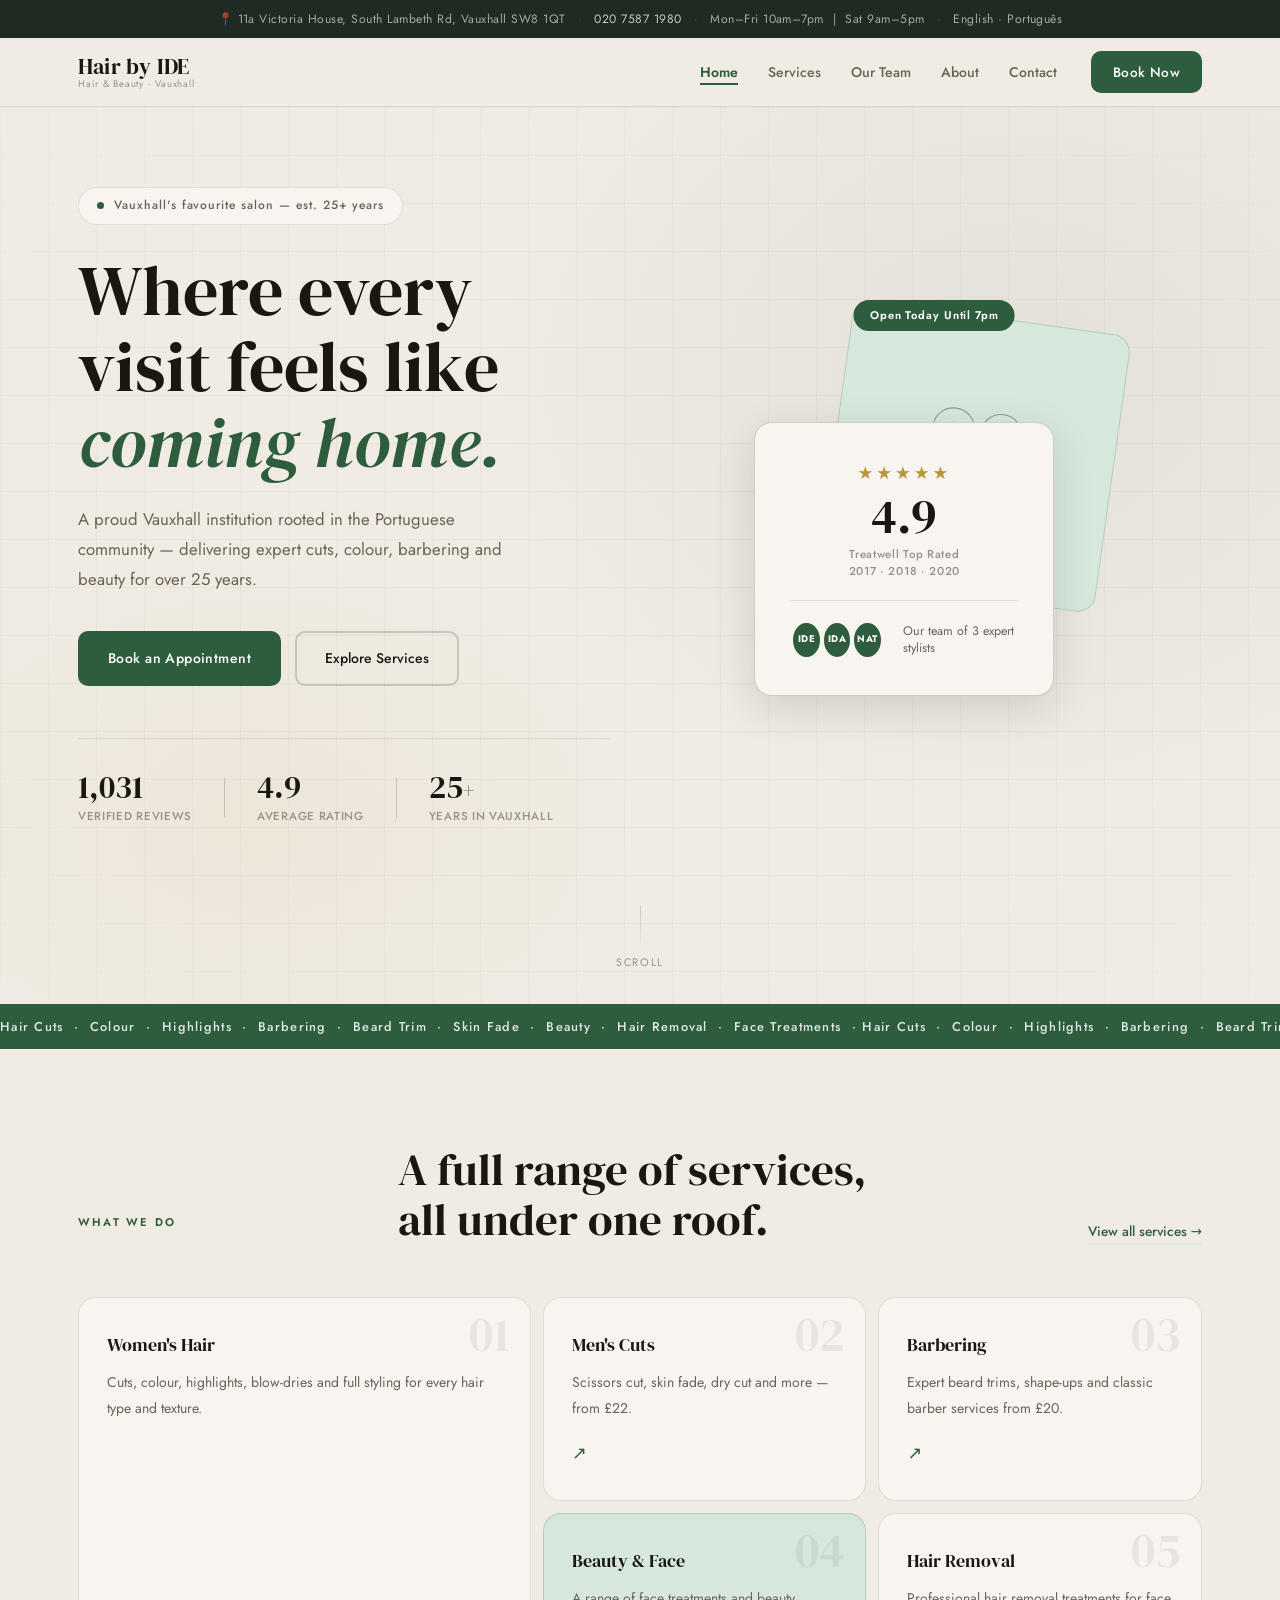
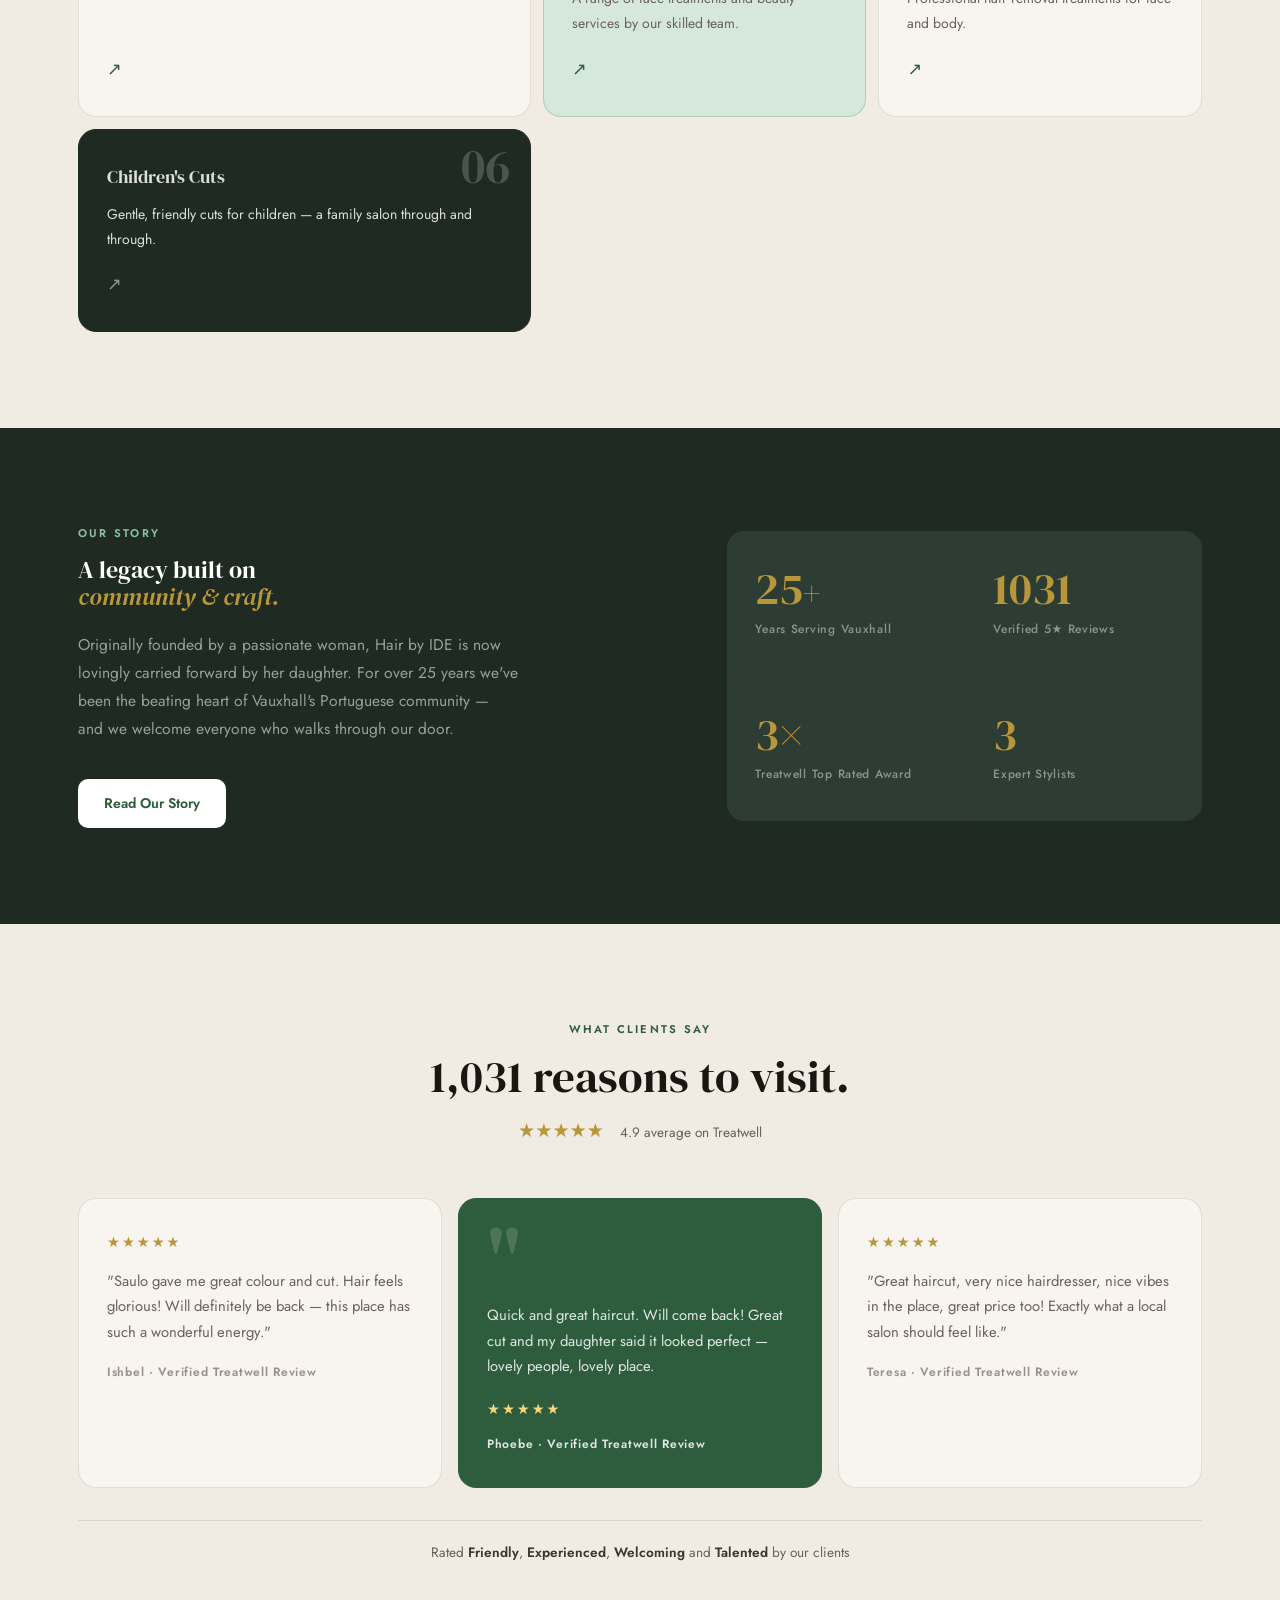
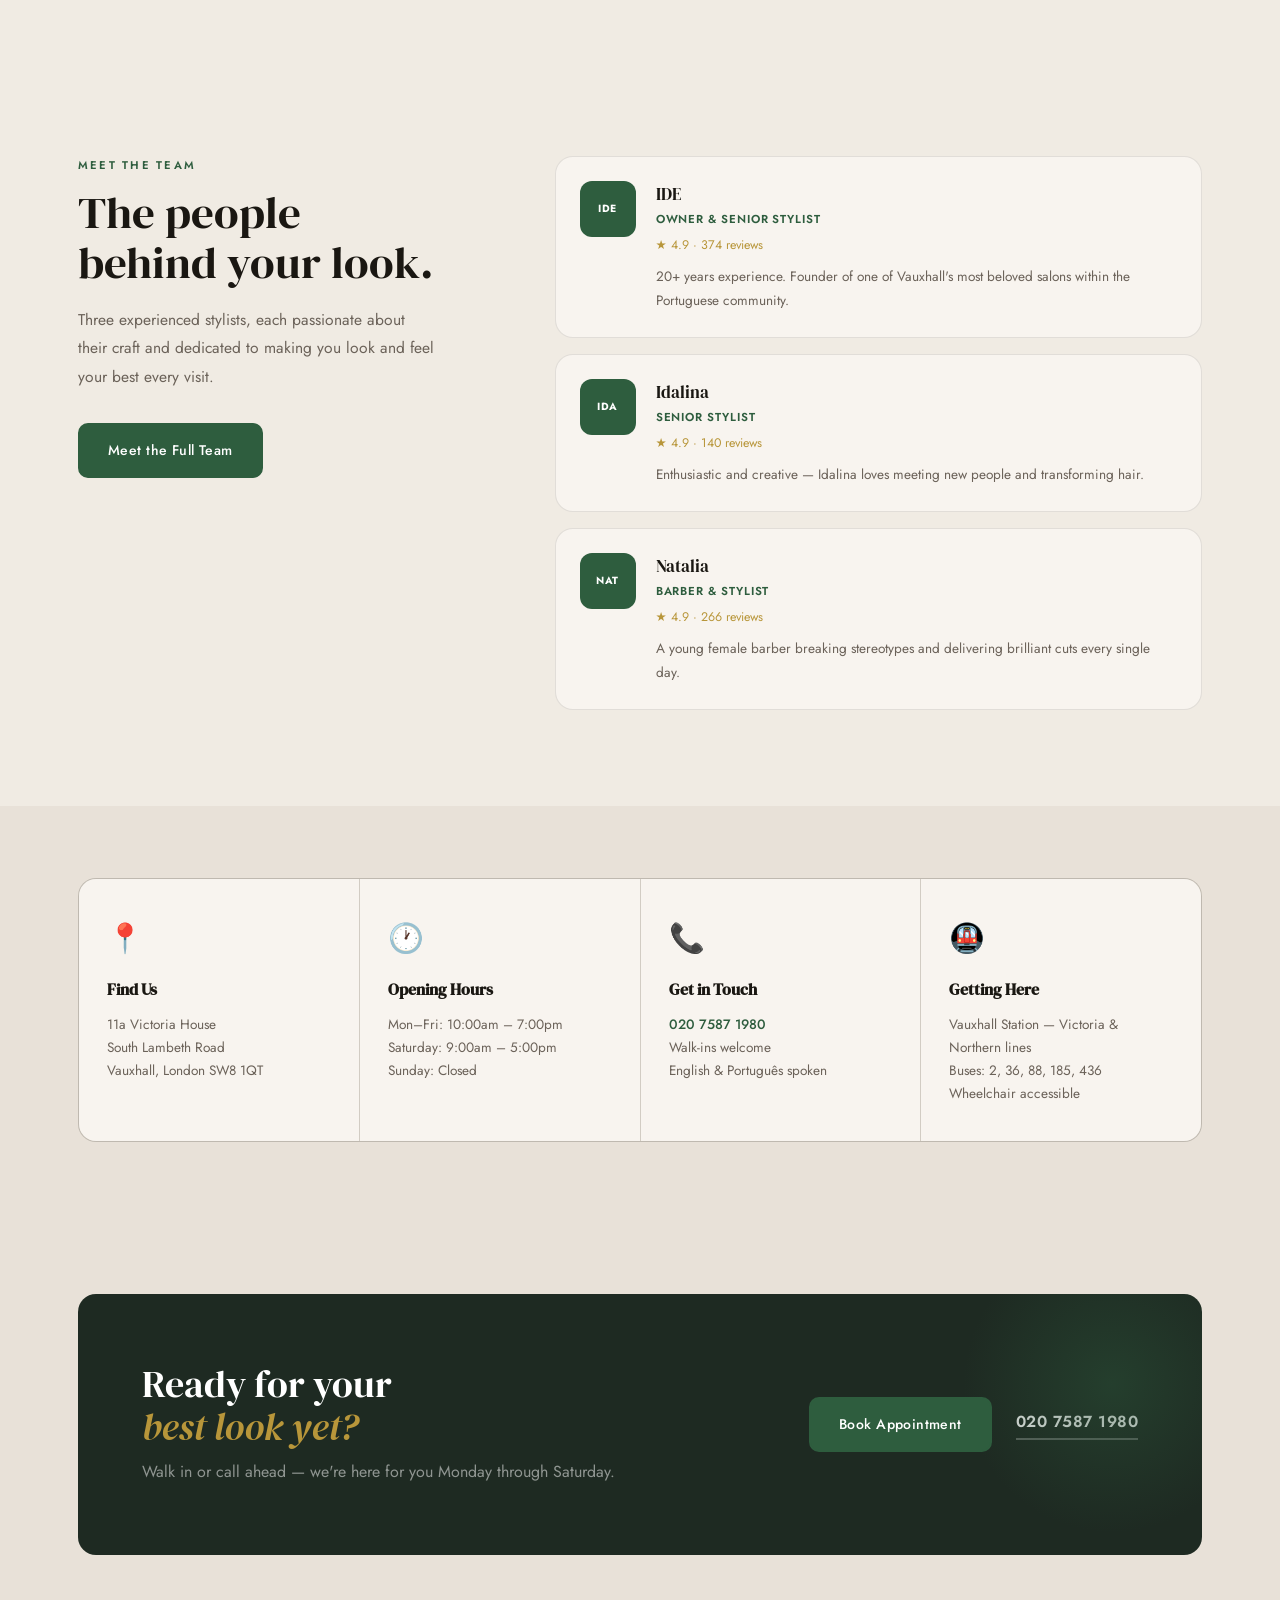
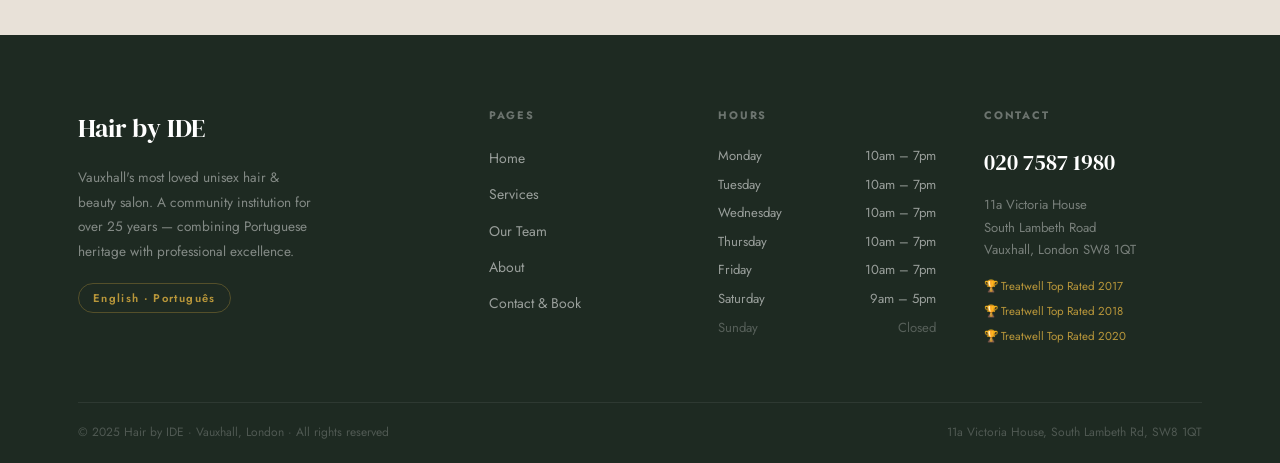
<file: index.html>
<!DOCTYPE html>
<html lang="en">
<head>
  <meta charset="UTF-8"/>
  <meta name="viewport" content="width=device-width, initial-scale=1.0"/>
  <title>Hair by IDE — Vauxhall, London</title>
  <meta name="description" content="Hair by IDE — Vauxhall's most loved unisex salon for over 25 years. Expert cuts, colour, barbering & beauty. 11a Victoria House, South Lambeth Road. Call 020 7587 1980."/>
  <link rel="stylesheet" href="styles.css"/>
  <link rel="preconnect" href="https://fonts.googleapis.com"/>
  <link rel="preconnect" href="https://fonts.gstatic.com" crossorigin/>
  <link href="https://fonts.googleapis.com/css2?family=DM+Serif+Display:ital@0;1&family=Jost:wght@300;400;500;600&display=swap" rel="stylesheet"/>
</head>
<body>

  <div class="preloader" id="preloader">
    <div class="pl-inner">
      <div class="pl-logo">Hair by IDE</div>
      <div class="pl-bar"><div class="pl-fill"></div></div>
    </div>
  </div>

  <div class="topstrip">
    <div class="ts-inner">
      <span>📍 11a Victoria House, South Lambeth Rd, Vauxhall SW8 1QT</span>
      <span class="ts-sep">·</span>
      <a href="tel:02075871980">020 7587 1980</a>
      <span class="ts-sep">·</span>
      <span>Mon–Fri 10am–7pm &nbsp;|&nbsp; Sat 9am–5pm</span>
      <span class="ts-sep">·</span>
      <span>English · Português</span>
    </div>
  </div>

  <nav class="nav" id="nav">
    <div class="nav-wrap">
      <a href="index.html" class="nav-logo">
        <span class="nl-main">Hair by IDE</span>
        <span class="nl-sub">Hair &amp; Beauty · Vauxhall</span>
      </a>
      <ul class="nav-menu" id="navMenu">
        <li><a href="index.html" class="nm-link active">Home</a></li>
        <li><a href="services.html" class="nm-link">Services</a></li>
        <li><a href="team.html" class="nm-link">Our Team</a></li>
        <li><a href="about.html" class="nm-link">About</a></li>
        <li><a href="contact.html" class="nm-link">Contact</a></li>
      </ul>
      <a href="contact.html" class="nav-btn">Book Now</a>
      <button class="nav-burger" id="navBurger" aria-label="Menu">
        <span></span><span></span><span></span>
      </button>
    </div>
  </nav>

  <section class="hero">
    <div class="hero-bg">
      <div class="hb-gradient"></div>
      <div class="hb-grid"></div>
    </div>
    <div class="hero-body">
      <div class="hero-left">
        <div class="hero-pill reveal-up">
          <span class="hp-dot"></span>
          Vauxhall's favourite salon — est. 25+ years
        </div>
        <h1 class="hero-h1 reveal-up d1">
          Where every<br/>
          visit feels like<br/>
          <em>coming home.</em>
        </h1>
        <p class="hero-p reveal-up d2">
          A proud Vauxhall institution rooted in the Portuguese community — delivering expert cuts, colour, barbering and beauty for over 25 years.
        </p>
        <div class="hero-btns reveal-up d3">
          <a href="contact.html" class="btn-fill">Book an Appointment</a>
          <a href="services.html" class="btn-line">Explore Services</a>
        </div>
        <div class="hero-stats reveal-up d4">
          <div class="hs-item">
            <div class="hs-num" data-target="1031">0</div>
            <div class="hs-lbl">Verified Reviews</div>
          </div>
          <div class="hs-sep"></div>
          <div class="hs-item">
            <div class="hs-num">4.9</div>
            <div class="hs-lbl">Average Rating</div>
          </div>
          <div class="hs-sep"></div>
          <div class="hs-item">
            <div class="hs-num">25<span>+</span></div>
            <div class="hs-lbl">Years in Vauxhall</div>
          </div>
        </div>
      </div>
      <div class="hero-right reveal-right">
        <div class="hero-card-stack">
          <div class="hcs-card hcs-back">
            <div class="hcs-scissors">
              <svg viewBox="0 0 160 160" fill="none">
                <circle cx="48" cy="48" r="28" stroke="currentColor" stroke-width="1.5"/>
                <circle cx="112" cy="48" r="28" stroke="currentColor" stroke-width="1.5"/>
                <circle cx="48" cy="48" r="10" fill="currentColor" opacity="0.4"/>
                <circle cx="112" cy="48" r="10" fill="currentColor" opacity="0.4"/>
                <line x1="68" y1="62" x2="148" y2="148" stroke="currentColor" stroke-width="2.5" stroke-linecap="round"/>
                <line x1="92" y1="62" x2="12" y2="148" stroke="currentColor" stroke-width="2.5" stroke-linecap="round"/>
              </svg>
            </div>
          </div>
          <div class="hcs-card hcs-front">
            <div class="hcs-badge">
              <div class="hcb-stars">★★★★★</div>
              <div class="hcb-score">4.9</div>
              <div class="hcb-label">Treatwell Top Rated<br/>2017 · 2018 · 2020</div>
            </div>
            <div class="hcs-divider"></div>
            <div class="hcs-team-row">
              <div class="htr-avatar">IDE</div>
              <div class="htr-avatar">IDA</div>
              <div class="htr-avatar">NAT</div>
              <div class="htr-info">Our team of 3 expert stylists</div>
            </div>
          </div>
          <div class="hcs-float-tag">Open Today Until 7pm</div>
        </div>
      </div>
    </div>
    <div class="hero-scroll">
      <div class="hs-line"></div>
      <span>Scroll</span>
    </div>
  </section>

  <div class="ticker">
    <div class="ticker-track">
      <span>Hair Cuts &nbsp;·&nbsp; Colour &nbsp;·&nbsp; Highlights &nbsp;·&nbsp; Barbering &nbsp;·&nbsp; Beard Trim &nbsp;·&nbsp; Skin Fade &nbsp;·&nbsp; Beauty &nbsp;·&nbsp; Hair Removal &nbsp;·&nbsp; Face Treatments &nbsp;·&nbsp; </span>
      <span>Hair Cuts &nbsp;·&nbsp; Colour &nbsp;·&nbsp; Highlights &nbsp;·&nbsp; Barbering &nbsp;·&nbsp; Beard Trim &nbsp;·&nbsp; Skin Fade &nbsp;·&nbsp; Beauty &nbsp;·&nbsp; Hair Removal &nbsp;·&nbsp; Face Treatments &nbsp;·&nbsp; </span>
      <span>Hair Cuts &nbsp;·&nbsp; Colour &nbsp;·&nbsp; Highlights &nbsp;·&nbsp; Barbering &nbsp;·&nbsp; Beard Trim &nbsp;·&nbsp; Skin Fade &nbsp;·&nbsp; Beauty &nbsp;·&nbsp; Hair Removal &nbsp;·&nbsp; Face Treatments &nbsp;·&nbsp; </span>
    </div>
  </div>

  <section class="section services-overview">
    <div class="container">
      <div class="sec-head">
        <div class="sec-label reveal-up">What We Do</div>
        <h2 class="sec-title reveal-up d1">A full range of services,<br/>all under one roof.</h2>
        <a href="services.html" class="sec-more reveal-up d2">View all services →</a>
      </div>
      <div class="svc-bento">
        <a href="services.html" class="sb-card sb-large reveal-up">
          <div class="sbc-num">01</div>
          <h3>Women's Hair</h3>
          <p>Cuts, colour, highlights, blow-dries and full styling for every hair type and texture.</p>
          <div class="sbc-arrow">↗</div>
        </a>
        <a href="services.html" class="sb-card reveal-up d1">
          <div class="sbc-num">02</div>
          <h3>Men's Cuts</h3>
          <p>Scissors cut, skin fade, dry cut and more — from £22.</p>
          <div class="sbc-arrow">↗</div>
        </a>
        <a href="services.html" class="sb-card reveal-up d2">
          <div class="sbc-num">03</div>
          <h3>Barbering</h3>
          <p>Expert beard trims, shape-ups and classic barber services from £20.</p>
          <div class="sbc-arrow">↗</div>
        </a>
        <a href="services.html" class="sb-card sb-accent reveal-up d1">
          <div class="sbc-num">04</div>
          <h3>Beauty & Face</h3>
          <p>A range of face treatments and beauty services by our skilled team.</p>
          <div class="sbc-arrow">↗</div>
        </a>
        <a href="services.html" class="sb-card reveal-up d2">
          <div class="sbc-num">05</div>
          <h3>Hair Removal</h3>
          <p>Professional hair removal treatments for face and body.</p>
          <div class="sbc-arrow">↗</div>
        </a>
        <a href="services.html" class="sb-card sb-dark reveal-up d3">
          <div class="sbc-num">06</div>
          <h3>Children's Cuts</h3>
          <p>Gentle, friendly cuts for children — a family salon through and through.</p>
          <div class="sbc-arrow">↗</div>
        </a>
      </div>
    </div>
  </section>

  <section class="legacy-strip">
    <div class="ls-inner">
      <div class="ls-text reveal-up">
        <div class="sec-label light">Our Story</div>
        <h2>A legacy built on<br/><em>community & craft.</em></h2>
        <p>Originally founded by a passionate woman, Hair by IDE is now lovingly carried forward by her daughter. For over 25 years we've been the beating heart of Vauxhall's Portuguese community — and we welcome everyone who walks through our door.</p>
        <a href="about.html" class="btn-fill-light">Read Our Story</a>
      </div>
      <div class="ls-numbers reveal-right">
        <div class="lsn-item">
          <div class="lsn-num">25<span>+</span></div>
          <div class="lsn-lbl">Years Serving Vauxhall</div>
        </div>
        <div class="lsn-item">
          <div class="lsn-num">1031</div>
          <div class="lsn-lbl">Verified 5★ Reviews</div>
        </div>
        <div class="lsn-item">
          <div class="lsn-num">3×</div>
          <div class="lsn-lbl">Treatwell Top Rated Award</div>
        </div>
        <div class="lsn-item">
          <div class="lsn-num">3</div>
          <div class="lsn-lbl">Expert Stylists</div>
        </div>
      </div>
    </div>
  </section>

  <section class="section reviews-section">
    <div class="container">
      <div class="sec-head centered">
        <div class="sec-label reveal-up">What Clients Say</div>
        <h2 class="sec-title reveal-up d1">1,031 reasons to visit.</h2>
        <div class="star-display reveal-up d2">★★★★★ <span>4.9 average on Treatwell</span></div>
      </div>
      <div class="reviews-grid">
        <div class="rv-card reveal-up">
          <div class="rv-stars">★★★★★</div>
          <p>"Saulo gave me great colour and cut. Hair feels glorious! Will definitely be back — this place has such a wonderful energy."</p>
          <div class="rv-author">Ishbel · Verified Treatwell Review</div>
        </div>
        <div class="rv-card rv-featured reveal-up d1">
          <div class="rv-quote-mark">"</div>
          <p>Quick and great haircut. Will come back! Great cut and my daughter said it looked perfect — lovely people, lovely place.</p>
          <div class="rv-stars">★★★★★</div>
          <div class="rv-author">Phoebe · Verified Treatwell Review</div>
        </div>
        <div class="rv-card reveal-up d2">
          <div class="rv-stars">★★★★★</div>
          <p>"Great haircut, very nice hairdresser, nice vibes in the place, great price too! Exactly what a local salon should feel like."</p>
          <div class="rv-author">Teresa · Verified Treatwell Review</div>
        </div>
      </div>
      <div class="rv-footer reveal-up">
        <span>Rated <strong>Friendly</strong>, <strong>Experienced</strong>, <strong>Welcoming</strong> and <strong>Talented</strong> by our clients</span>
      </div>
    </div>
  </section>

  <section class="section team-preview">
    <div class="container">
      <div class="tp-grid">
        <div class="tp-left reveal-up">
          <div class="sec-label">Meet the Team</div>
          <h2 class="sec-title">The people<br/>behind your look.</h2>
          <p>Three experienced stylists, each passionate about their craft and dedicated to making you look and feel your best every visit.</p>
          <a href="team.html" class="btn-fill">Meet the Full Team</a>
        </div>
        <div class="tp-cards">
          <div class="tpc-card reveal-up d1">
            <div class="tpc-avatar">IDE</div>
            <div class="tpc-info">
              <h3>IDE</h3>
              <div class="tpc-role">Owner &amp; Senior Stylist</div>
              <div class="tpc-reviews">★ 4.9 · 374 reviews</div>
              <p>20+ years experience. Founder of one of Vauxhall's most beloved salons within the Portuguese community.</p>
            </div>
          </div>
          <div class="tpc-card reveal-up d2">
            <div class="tpc-avatar">IDA</div>
            <div class="tpc-info">
              <h3>Idalina</h3>
              <div class="tpc-role">Senior Stylist</div>
              <div class="tpc-reviews">★ 4.9 · 140 reviews</div>
              <p>Enthusiastic and creative — Idalina loves meeting new people and transforming hair.</p>
            </div>
          </div>
          <div class="tpc-card reveal-up d3">
            <div class="tpc-avatar">NAT</div>
            <div class="tpc-info">
              <h3>Natalia</h3>
              <div class="tpc-role">Barber &amp; Stylist</div>
              <div class="tpc-reviews">★ 4.9 · 266 reviews</div>
              <p>A young female barber breaking stereotypes and delivering brilliant cuts every single day.</p>
            </div>
          </div>
        </div>
      </div>
    </div>
  </section>

  <section class="info-strip">
    <div class="container">
      <div class="is-grid">
        <div class="is-item reveal-up">
          <div class="is-icon">📍</div>
          <h4>Find Us</h4>
          <p>11a Victoria House<br/>South Lambeth Road<br/>Vauxhall, London SW8 1QT</p>
        </div>
        <div class="is-item reveal-up d1">
          <div class="is-icon">🕐</div>
          <h4>Opening Hours</h4>
          <p>Mon–Fri: 10:00am – 7:00pm<br/>Saturday: 9:00am – 5:00pm<br/>Sunday: Closed</p>
        </div>
        <div class="is-item reveal-up d2">
          <div class="is-icon">📞</div>
          <h4>Get in Touch</h4>
          <p><a href="tel:02075871980">020 7587 1980</a><br/>Walk-ins welcome<br/>English &amp; Português spoken</p>
        </div>
        <div class="is-item reveal-up d3">
          <div class="is-icon">🚇</div>
          <h4>Getting Here</h4>
          <p>Vauxhall Station — Victoria &amp; Northern lines<br/>Buses: 2, 36, 88, 185, 436<br/>Wheelchair accessible</p>
        </div>
      </div>
    </div>
  </section>

  <section class="cta-block">
    <div class="container">
      <div class="cta-inner reveal-up">
        <div class="cta-text">
          <h2>Ready for your<br/><em>best look yet?</em></h2>
          <p>Walk in or call ahead — we're here for you Monday through Saturday.</p>
        </div>
        <div class="cta-actions">
          <a href="contact.html" class="btn-fill">Book Appointment</a>
          <a href="tel:02075871980" class="btn-phone">020 7587 1980</a>
        </div>
      </div>
    </div>
  </section>

  <footer class="footer">
    <div class="container">
      <div class="footer-grid">
        <div class="fg-brand">
          <div class="fg-logo">Hair by IDE</div>
          <p>Vauxhall's most loved unisex hair &amp; beauty salon. A community institution for over 25 years — combining Portuguese heritage with professional excellence.</p>
          <div class="fg-langs">English · Português</div>
        </div>
        <div class="fg-col">
          <h4>Pages</h4>
          <ul>
            <li><a href="index.html">Home</a></li>
            <li><a href="services.html">Services</a></li>
            <li><a href="team.html">Our Team</a></li>
            <li><a href="about.html">About</a></li>
            <li><a href="contact.html">Contact &amp; Book</a></li>
          </ul>
        </div>
        <div class="fg-col">
          <h4>Hours</h4>
          <div class="fg-hours">
            <div class="fgh-row"><span>Monday</span><span>10am – 7pm</span></div>
            <div class="fgh-row"><span>Tuesday</span><span>10am – 7pm</span></div>
            <div class="fgh-row"><span>Wednesday</span><span>10am – 7pm</span></div>
            <div class="fgh-row"><span>Thursday</span><span>10am – 7pm</span></div>
            <div class="fgh-row"><span>Friday</span><span>10am – 7pm</span></div>
            <div class="fgh-row"><span>Saturday</span><span>9am – 5pm</span></div>
            <div class="fgh-row closed"><span>Sunday</span><span>Closed</span></div>
          </div>
        </div>
        <div class="fg-col">
          <h4>Contact</h4>
          <a href="tel:02075871980" class="fg-phone">020 7587 1980</a>
          <p>11a Victoria House<br/>South Lambeth Road<br/>Vauxhall, London SW8 1QT</p>
          <div class="fg-awards">
            <span>🏆 Treatwell Top Rated 2017</span>
            <span>🏆 Treatwell Top Rated 2018</span>
            <span>🏆 Treatwell Top Rated 2020</span>
          </div>
        </div>
      </div>
      <div class="footer-bottom">
        <span>© 2025 Hair by IDE · Vauxhall, London · All rights reserved</span>
        <span>11a Victoria House, South Lambeth Rd, SW8 1QT</span>
      </div>
    </div>
  </footer>

  <script src="script.js"></script>
</body>
</html>
</file>
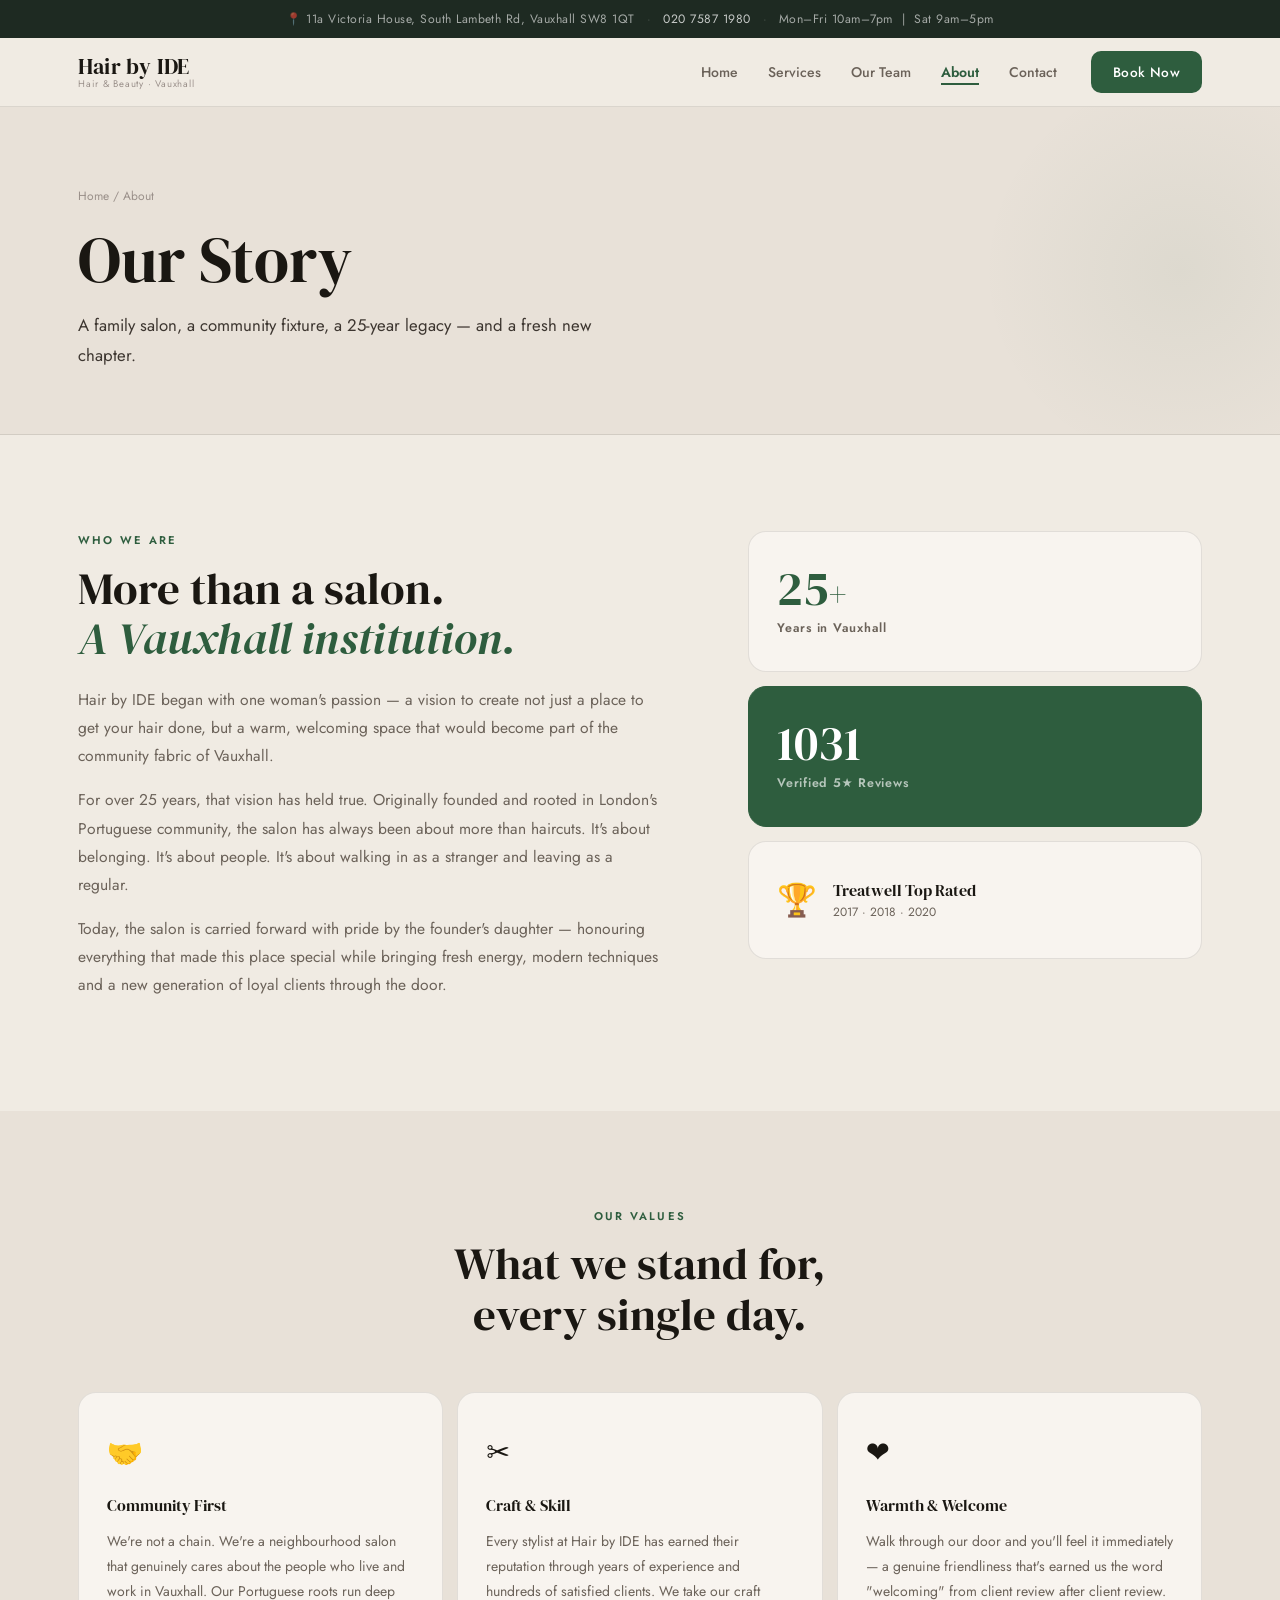
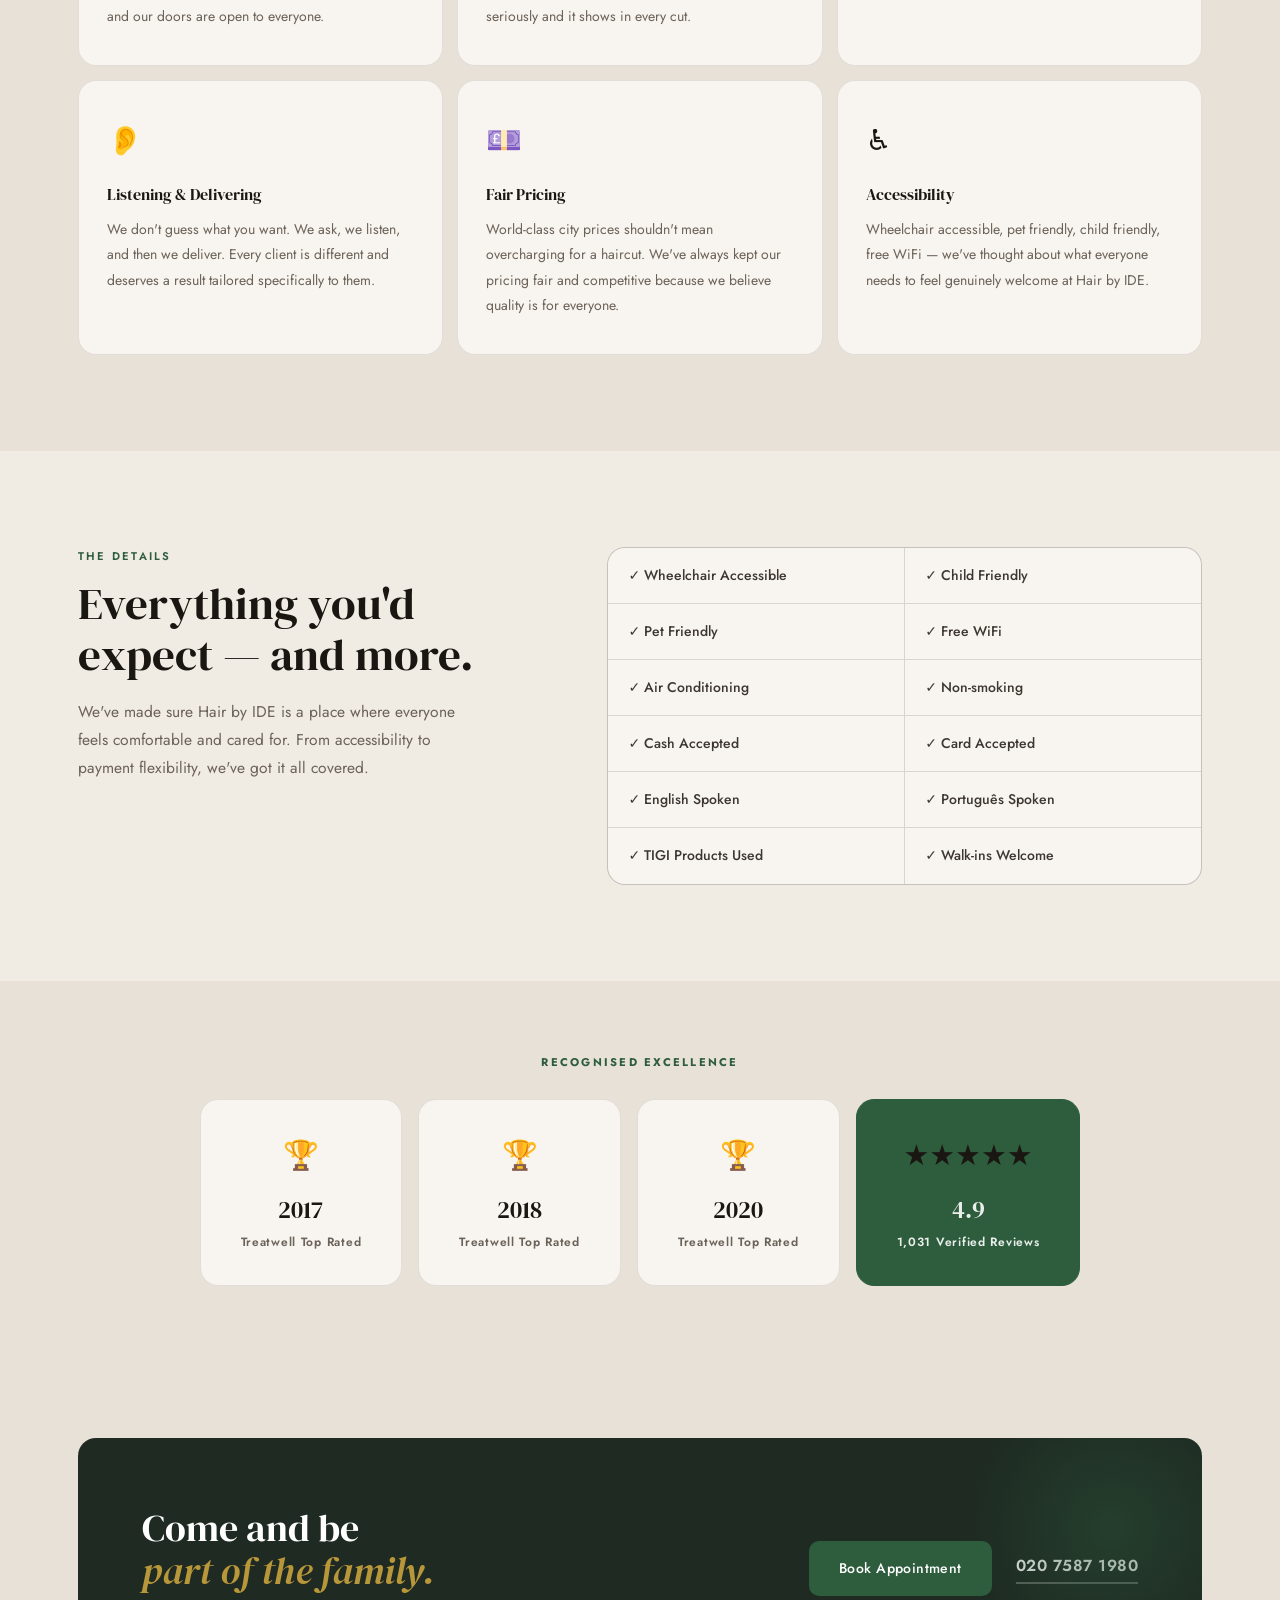
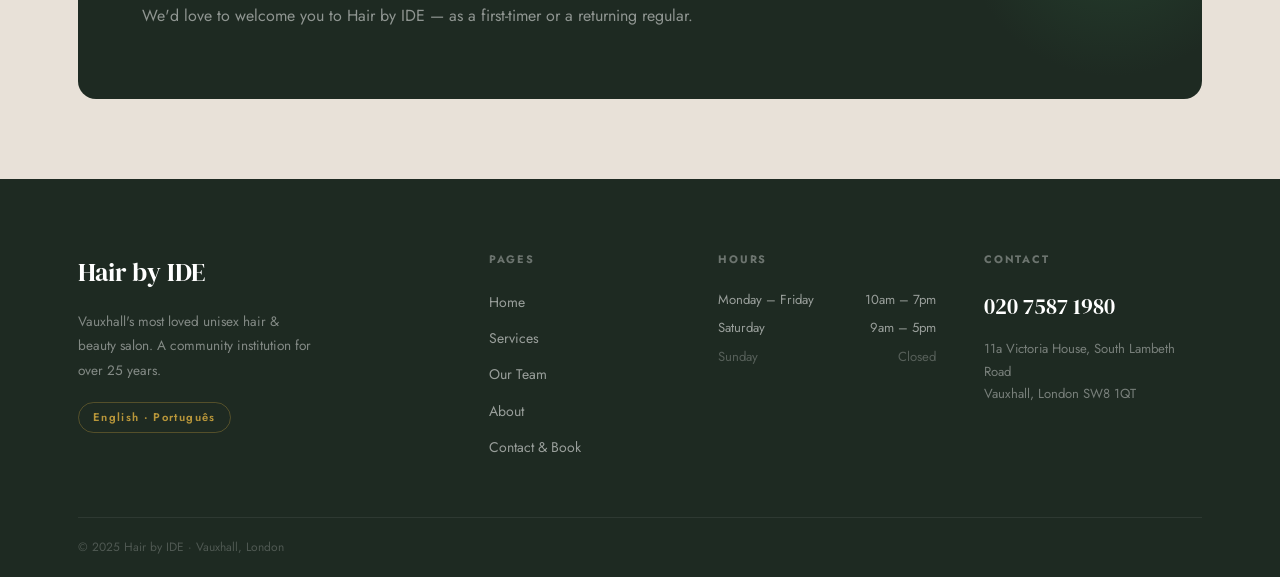
<file: about.html>
<!DOCTYPE html>
<html lang="en">
<head>
  <meta charset="UTF-8"/>
  <meta name="viewport" content="width=device-width, initial-scale=1.0"/>
  <title>About — Hair by IDE Vauxhall</title>
  <meta name="description" content="About Hair by IDE — a 25+ year Vauxhall institution rooted in the Portuguese community. Now led by IDE's daughter, carrying forward a proud family legacy."/>
  <link rel="stylesheet" href="styles.css"/>
  <link rel="preconnect" href="https://fonts.googleapis.com"/>
  <link rel="preconnect" href="https://fonts.gstatic.com" crossorigin/>
  <link href="https://fonts.googleapis.com/css2?family=DM+Serif+Display:ital@0;1&family=Jost:wght@300;400;500;600&display=swap" rel="stylesheet"/>
</head>
<body>

  <div class="preloader" id="preloader">
    <div class="pl-inner">
      <div class="pl-logo">Hair by IDE</div>
      <div class="pl-bar"><div class="pl-fill"></div></div>
    </div>
  </div>

  <div class="topstrip">
    <div class="ts-inner">
      <span>📍 11a Victoria House, South Lambeth Rd, Vauxhall SW8 1QT</span>
      <span class="ts-sep">·</span>
      <a href="tel:02075871980">020 7587 1980</a>
      <span class="ts-sep">·</span>
      <span>Mon–Fri 10am–7pm &nbsp;|&nbsp; Sat 9am–5pm</span>
    </div>
  </div>

  <nav class="nav" id="nav">
    <div class="nav-wrap">
      <a href="index.html" class="nav-logo">
        <span class="nl-main">Hair by IDE</span>
        <span class="nl-sub">Hair &amp; Beauty · Vauxhall</span>
      </a>
      <ul class="nav-menu" id="navMenu">
        <li><a href="index.html" class="nm-link">Home</a></li>
        <li><a href="services.html" class="nm-link">Services</a></li>
        <li><a href="team.html" class="nm-link">Our Team</a></li>
        <li><a href="about.html" class="nm-link active">About</a></li>
        <li><a href="contact.html" class="nm-link">Contact</a></li>
      </ul>
      <a href="contact.html" class="nav-btn">Book Now</a>
      <button class="nav-burger" id="navBurger" aria-label="Menu"><span></span><span></span><span></span></button>
    </div>
  </nav>

  <section class="page-hero">
    <div class="container">
      <div class="breadcrumb"><a href="index.html">Home</a> / About</div>
      <h1 class="ph-title reveal-up">Our Story</h1>
      <p class="ph-sub reveal-up d1">A family salon, a community fixture, a 25-year legacy — and a fresh new chapter.</p>
    </div>
  </section>

  <section class="section">
    <div class="container">
      <div class="about-story reveal-up">
        <div class="as-text">
          <div class="sec-label">Who We Are</div>
          <h2 class="sec-title">More than a salon.<br/><em>A Vauxhall institution.</em></h2>
          <p>Hair by IDE began with one woman's passion — a vision to create not just a place to get your hair done, but a warm, welcoming space that would become part of the community fabric of Vauxhall.</p>
          <p>For over 25 years, that vision has held true. Originally founded and rooted in London's Portuguese community, the salon has always been about more than haircuts. It's about belonging. It's about people. It's about walking in as a stranger and leaving as a regular.</p>
          <p>Today, the salon is carried forward with pride by the founder's daughter — honouring everything that made this place special while bringing fresh energy, modern techniques and a new generation of loyal clients through the door.</p>
        </div>
        <div class="as-visual">
          <div class="asv-card">
            <div class="asv-num">25<span>+</span></div>
            <div class="asv-label">Years in Vauxhall</div>
          </div>
          <div class="asv-card asv-accent">
            <div class="asv-num">1031</div>
            <div class="asv-label">Verified 5★ Reviews</div>
          </div>
          <div class="asv-card asv-wide">
            <div class="asv-icon">🏆</div>
            <div>
              <div class="asv-award-title">Treatwell Top Rated</div>
              <div class="asv-award-years">2017 · 2018 · 2020</div>
            </div>
          </div>
        </div>
      </div>
    </div>
  </section>

  <section class="section alt-section">
    <div class="container">
      <div class="sec-head centered">
        <div class="sec-label reveal-up">Our Values</div>
        <h2 class="sec-title reveal-up d1">What we stand for,<br/>every single day.</h2>
      </div>
      <div class="values-grid">
        <div class="val-card reveal-up">
          <div class="val-icon">🤝</div>
          <h3>Community First</h3>
          <p>We're not a chain. We're a neighbourhood salon that genuinely cares about the people who live and work in Vauxhall. Our Portuguese roots run deep and our doors are open to everyone.</p>
        </div>
        <div class="val-card reveal-up d1">
          <div class="val-icon">✂</div>
          <h3>Craft &amp; Skill</h3>
          <p>Every stylist at Hair by IDE has earned their reputation through years of experience and hundreds of satisfied clients. We take our craft seriously and it shows in every cut.</p>
        </div>
        <div class="val-card reveal-up d2">
          <div class="val-icon">❤</div>
          <h3>Warmth &amp; Welcome</h3>
          <p>Walk through our door and you'll feel it immediately — a genuine friendliness that's earned us the word "welcoming" from client review after client review.</p>
        </div>
        <div class="val-card reveal-up d3">
          <div class="val-icon">👂</div>
          <h3>Listening &amp; Delivering</h3>
          <p>We don't guess what you want. We ask, we listen, and then we deliver. Every client is different and deserves a result tailored specifically to them.</p>
        </div>
        <div class="val-card reveal-up">
          <div class="val-icon">💷</div>
          <h3>Fair Pricing</h3>
          <p>World-class city prices shouldn't mean overcharging for a haircut. We've always kept our pricing fair and competitive because we believe quality is for everyone.</p>
        </div>
        <div class="val-card reveal-up d1">
          <div class="val-icon">♿</div>
          <h3>Accessibility</h3>
          <p>Wheelchair accessible, pet friendly, child friendly, free WiFi — we've thought about what everyone needs to feel genuinely welcome at Hair by IDE.</p>
        </div>
      </div>
    </div>
  </section>

  <section class="section">
    <div class="container">
      <div class="amenities-block">
        <div class="amb-left reveal-up">
          <div class="sec-label">The Details</div>
          <h2 class="sec-title">Everything you'd<br/>expect — and more.</h2>
          <p>We've made sure Hair by IDE is a place where everyone feels comfortable and cared for. From accessibility to payment flexibility, we've got it all covered.</p>
        </div>
        <div class="amb-right reveal-up d1">
          <div class="amen-grid">
            <div class="amen-item">✓ Wheelchair Accessible</div>
            <div class="amen-item">✓ Child Friendly</div>
            <div class="amen-item">✓ Pet Friendly</div>
            <div class="amen-item">✓ Free WiFi</div>
            <div class="amen-item">✓ Air Conditioning</div>
            <div class="amen-item">✓ Non-smoking</div>
            <div class="amen-item">✓ Cash Accepted</div>
            <div class="amen-item">✓ Card Accepted</div>
            <div class="amen-item">✓ English Spoken</div>
            <div class="amen-item">✓ Português Spoken</div>
            <div class="amen-item">✓ TIGI Products Used</div>
            <div class="amen-item">✓ Walk-ins Welcome</div>
          </div>
        </div>
      </div>
    </div>
  </section>

  <section class="awards-strip">
    <div class="container">
      <div class="aw-inner reveal-up">
        <div class="aw-label">Recognised Excellence</div>
        <div class="aw-cards">
          <div class="aw-card">
            <div class="aw-icon">🏆</div>
            <div class="aw-year">2017</div>
            <div class="aw-title">Treatwell Top Rated</div>
          </div>
          <div class="aw-card">
            <div class="aw-icon">🏆</div>
            <div class="aw-year">2018</div>
            <div class="aw-title">Treatwell Top Rated</div>
          </div>
          <div class="aw-card">
            <div class="aw-icon">🏆</div>
            <div class="aw-year">2020</div>
            <div class="aw-title">Treatwell Top Rated</div>
          </div>
          <div class="aw-card aw-card-review">
            <div class="aw-icon">★★★★★</div>
            <div class="aw-year">4.9</div>
            <div class="aw-title">1,031 Verified Reviews</div>
          </div>
        </div>
      </div>
    </div>
  </section>

  <section class="cta-block">
    <div class="container">
      <div class="cta-inner reveal-up">
        <div class="cta-text">
          <h2>Come and be<br/><em>part of the family.</em></h2>
          <p>We'd love to welcome you to Hair by IDE — as a first-timer or a returning regular.</p>
        </div>
        <div class="cta-actions">
          <a href="contact.html" class="btn-fill">Book Appointment</a>
          <a href="tel:02075871980" class="btn-phone">020 7587 1980</a>
        </div>
      </div>
    </div>
  </section>

  <footer class="footer">
    <div class="container">
      <div class="footer-grid">
        <div class="fg-brand">
          <div class="fg-logo">Hair by IDE</div>
          <p>Vauxhall's most loved unisex hair &amp; beauty salon. A community institution for over 25 years.</p>
          <div class="fg-langs">English · Português</div>
        </div>
        <div class="fg-col">
          <h4>Pages</h4>
          <ul>
            <li><a href="index.html">Home</a></li>
            <li><a href="services.html">Services</a></li>
            <li><a href="team.html">Our Team</a></li>
            <li><a href="about.html">About</a></li>
            <li><a href="contact.html">Contact &amp; Book</a></li>
          </ul>
        </div>
        <div class="fg-col">
          <h4>Hours</h4>
          <div class="fg-hours">
            <div class="fgh-row"><span>Monday – Friday</span><span>10am – 7pm</span></div>
            <div class="fgh-row"><span>Saturday</span><span>9am – 5pm</span></div>
            <div class="fgh-row closed"><span>Sunday</span><span>Closed</span></div>
          </div>
        </div>
        <div class="fg-col">
          <h4>Contact</h4>
          <a href="tel:02075871980" class="fg-phone">020 7587 1980</a>
          <p>11a Victoria House, South Lambeth Road<br/>Vauxhall, London SW8 1QT</p>
        </div>
      </div>
      <div class="footer-bottom">
        <span>© 2025 Hair by IDE · Vauxhall, London</span>
      </div>
    </div>
  </footer>

  <script src="script.js"></script>
</body>
</html>
</file>
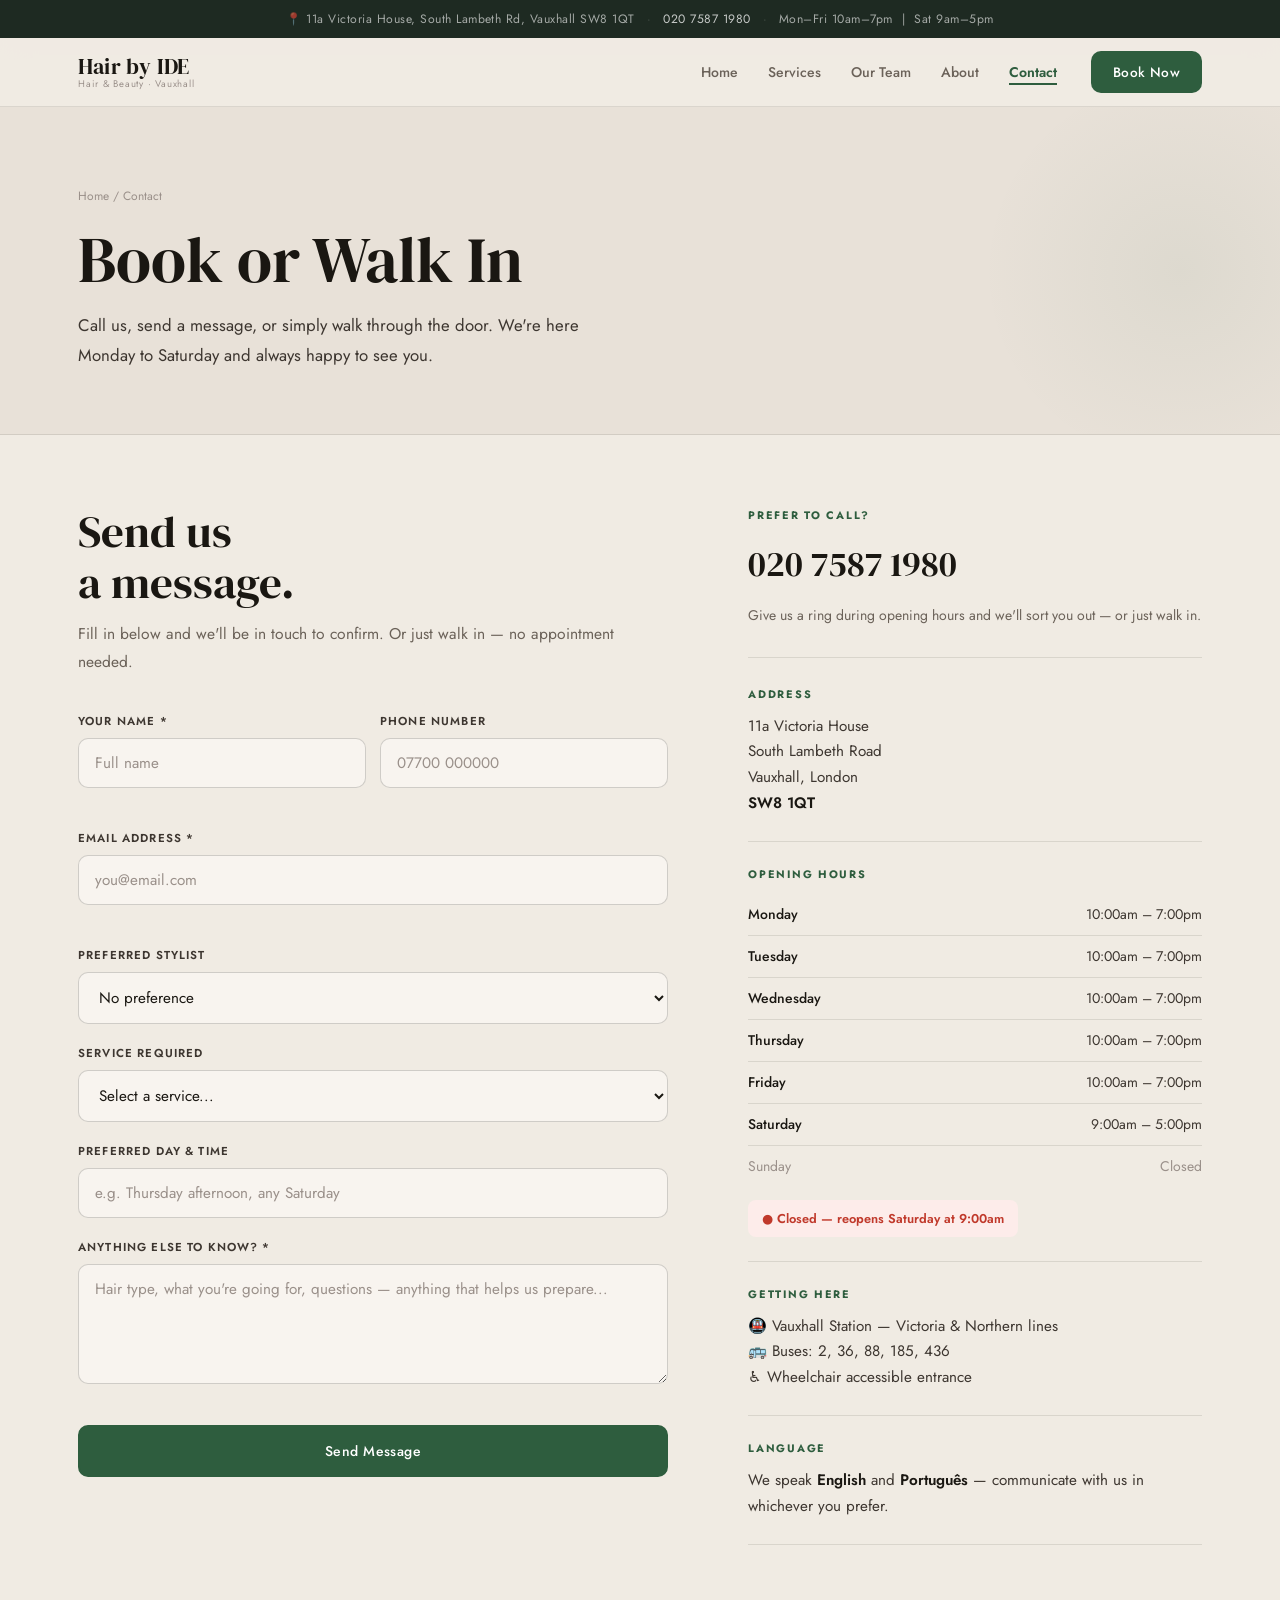
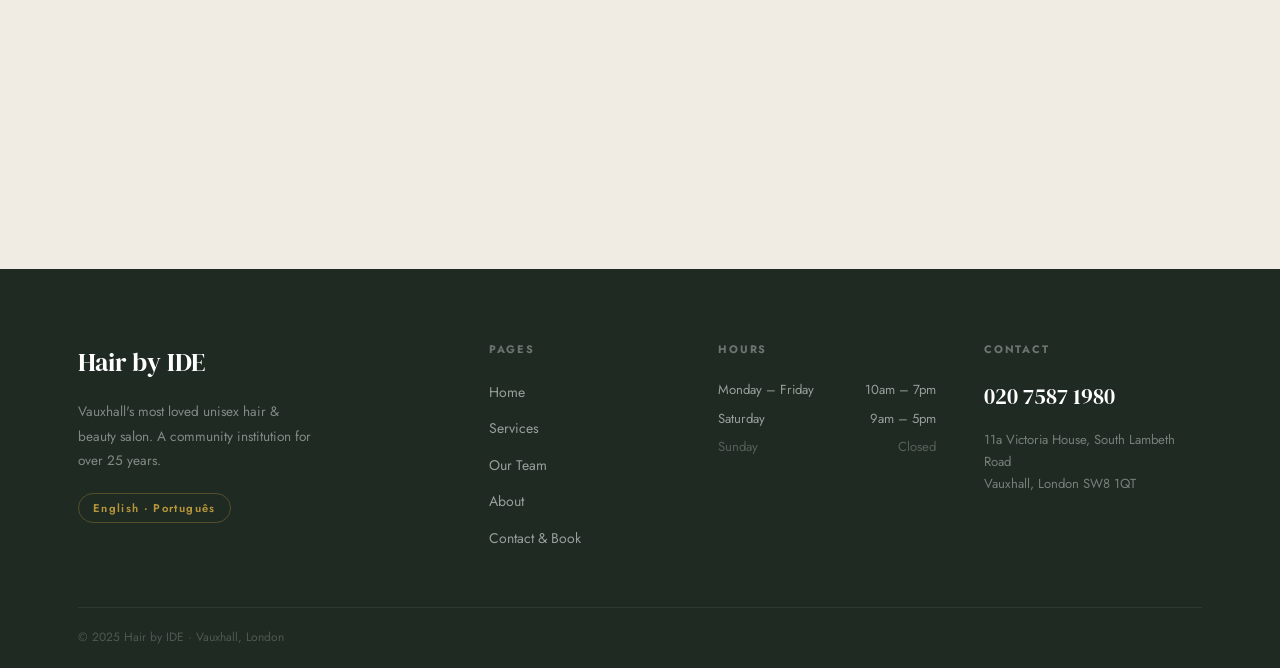
<file: contact.html>
<!DOCTYPE html>
<html lang="en">
<head>
  <meta charset="UTF-8"/>
  <meta name="viewport" content="width=device-width, initial-scale=1.0"/>
  <title>Contact & Book — Hair by IDE</title>
  <meta name="description" content="Book an appointment or walk in at Hair by IDE, 11a Victoria House, South Lambeth Road, Vauxhall SW8 1QT. Call 020 7587 1980."/>
  <link rel="stylesheet" href="styles.css"/>
  <link rel="preconnect" href="https://fonts.googleapis.com"/>
  <link rel="preconnect" href="https://fonts.gstatic.com" crossorigin/>
  <link href="https://fonts.googleapis.com/css2?family=DM+Serif+Display:ital@0;1&family=Jost:wght@300;400;500;600&display=swap" rel="stylesheet"/>
</head>
<body>

  <div class="preloader" id="preloader">
    <div class="pl-inner">
      <div class="pl-logo">Hair by IDE</div>
      <div class="pl-bar"><div class="pl-fill"></div></div>
    </div>
  </div>

  <div class="topstrip">
    <div class="ts-inner">
      <span>📍 11a Victoria House, South Lambeth Rd, Vauxhall SW8 1QT</span>
      <span class="ts-sep">·</span>
      <a href="tel:02075871980">020 7587 1980</a>
      <span class="ts-sep">·</span>
      <span>Mon–Fri 10am–7pm &nbsp;|&nbsp; Sat 9am–5pm</span>
    </div>
  </div>

  <nav class="nav" id="nav">
    <div class="nav-wrap">
      <a href="index.html" class="nav-logo">
        <span class="nl-main">Hair by IDE</span>
        <span class="nl-sub">Hair &amp; Beauty · Vauxhall</span>
      </a>
      <ul class="nav-menu" id="navMenu">
        <li><a href="index.html" class="nm-link">Home</a></li>
        <li><a href="services.html" class="nm-link">Services</a></li>
        <li><a href="team.html" class="nm-link">Our Team</a></li>
        <li><a href="about.html" class="nm-link">About</a></li>
        <li><a href="contact.html" class="nm-link active">Contact</a></li>
      </ul>
      <a href="contact.html" class="nav-btn">Book Now</a>
      <button class="nav-burger" id="navBurger" aria-label="Menu"><span></span><span></span><span></span></button>
    </div>
  </nav>

  <section class="page-hero">
    <div class="container">
      <div class="breadcrumb"><a href="index.html">Home</a> / Contact</div>
      <h1 class="ph-title reveal-up">Book or Walk In</h1>
      <p class="ph-sub reveal-up d1">Call us, send a message, or simply walk through the door. We're here Monday to Saturday and always happy to see you.</p>
    </div>
  </section>

  <section class="section contact-section">
    <div class="container">
      <div class="contact-grid">

        <div class="cg-form reveal-up">
          <h2 class="sec-title">Send us<br/>a message.</h2>
          <p class="cg-intro">Fill in below and we'll be in touch to confirm. Or just walk in — no appointment needed.</p>

          <form class="the-form" id="contactForm" novalidate>
            <div class="form-row-2">
              <div class="fgroup">
                <label for="f-name">Your Name *</label>
                <input type="text" id="f-name" placeholder="Full name" required/>
                <span class="ferr" id="nameErr"></span>
              </div>
              <div class="fgroup">
                <label for="f-phone">Phone Number</label>
                <input type="tel" id="f-phone" placeholder="07700 000000"/>
              </div>
            </div>
            <div class="fgroup">
              <label for="f-email">Email Address *</label>
              <input type="email" id="f-email" placeholder="you@email.com" required/>
              <span class="ferr" id="emailErr"></span>
            </div>
            <div class="fgroup">
              <label for="f-stylist">Preferred Stylist</label>
              <select id="f-stylist">
                <option value="">No preference</option>
                <option>IDE (Owner)</option>
                <option>Idalina (Senior Stylist)</option>
                <option>Natalia (Barber)</option>
              </select>
            </div>
            <div class="fgroup">
              <label for="f-service">Service Required</label>
              <select id="f-service">
                <option value="">Select a service...</option>
                <option>Women's Haircut &amp; Blow Dry</option>
                <option>Women's Dry Cut</option>
                <option>Full Head Colouring</option>
                <option>Highlights</option>
                <option>Children's Haircut</option>
                <option>Men's Scissors Cut</option>
                <option>Men's Skin Fade</option>
                <option>Men's Dry Haircut</option>
                <option>Beard Trim &amp; Shape Up</option>
                <option>Men's Hair Colouring</option>
                <option>Face Treatment</option>
                <option>Hair Removal</option>
                <option>Eyebrow Shaping</option>
                <option>Other / Not Sure</option>
              </select>
            </div>
            <div class="fgroup">
              <label for="f-date">Preferred Day &amp; Time</label>
              <input type="text" id="f-date" placeholder="e.g. Thursday afternoon, any Saturday"/>
            </div>
            <div class="fgroup">
              <label for="f-msg">Anything else to know? *</label>
              <textarea id="f-msg" rows="4" placeholder="Hair type, what you're going for, questions — anything that helps us prepare..." required></textarea>
              <span class="ferr" id="msgErr"></span>
            </div>
            <button type="submit" class="btn-fill btn-submit" id="submitBtn">
              <span id="btnTxt">Send Message</span>
              <span id="btnLoad" style="display:none">Sending...</span>
            </button>
            <div class="form-success" id="formSuccess" style="display:none">
              <div class="fs-check">✓</div>
              <h3>Message received!</h3>
              <p>We'll be in touch very soon to confirm your appointment. Or feel free to call us directly on 020 7587 1980 — we'd love to hear from you.</p>
            </div>
          </form>
        </div>

        <div class="cg-info reveal-right">
          <div class="ci-call">
            <div class="ci-label">Prefer to call?</div>
            <a href="tel:02075871980" class="ci-phone">020 7587 1980</a>
            <p>Give us a ring during opening hours and we'll sort you out — or just walk in.</p>
          </div>

          <div class="ci-block">
            <div class="ci-label">Address</div>
            <p class="ci-main">11a Victoria House<br/>South Lambeth Road<br/>Vauxhall, London<br/><strong>SW8 1QT</strong></p>
          </div>

          <div class="ci-block">
            <div class="ci-label">Opening Hours</div>
            <div class="ci-hours">
              <div class="cih-row"><span>Monday</span><span>10:00am – 7:00pm</span></div>
              <div class="cih-row"><span>Tuesday</span><span>10:00am – 7:00pm</span></div>
              <div class="cih-row"><span>Wednesday</span><span>10:00am – 7:00pm</span></div>
              <div class="cih-row"><span>Thursday</span><span>10:00am – 7:00pm</span></div>
              <div class="cih-row"><span>Friday</span><span>10:00am – 7:00pm</span></div>
              <div class="cih-row"><span>Saturday</span><span>9:00am – 5:00pm</span></div>
              <div class="cih-row closed"><span>Sunday</span><span>Closed</span></div>
            </div>
            <div class="open-indicator" id="openIndicator"></div>
          </div>

          <div class="ci-block">
            <div class="ci-label">Getting Here</div>
            <p class="ci-main">🚇 Vauxhall Station — Victoria &amp; Northern lines<br/>🚌 Buses: 2, 36, 88, 185, 436<br/>♿ Wheelchair accessible entrance</p>
          </div>

          <div class="ci-block">
            <div class="ci-label">Language</div>
            <p class="ci-main">We speak <strong>English</strong> and <strong>Português</strong> — communicate with us in whichever you prefer.</p>
          </div>

          <div class="ci-map">
            <iframe
              src="https://www.google.com/maps/embed?pb=!1m18!1m12!1m3!1d2484.0!2d-0.1240106!3d51.4799737!2m3!1f0!2f0!3f0!3m2!1i1024!2i768!4f13.1!3m3!1m2!1s0x487605b7f0aea07d%3A0x114465b651a6d74a!2s11a+Victoria+House%2C+South+Lambeth+Rd%2C+London+SW8+1QT!5e0!3m2!1sen!2suk!4v1"
              width="100%" height="220"
              style="border:0; border-radius:10px;"
              allowfullscreen="" loading="lazy"
              title="Hair by IDE map">
            </iframe>
          </div>
        </div>
      </div>
    </div>
  </section>

  <footer class="footer">
    <div class="container">
      <div class="footer-grid">
        <div class="fg-brand">
          <div class="fg-logo">Hair by IDE</div>
          <p>Vauxhall's most loved unisex hair &amp; beauty salon. A community institution for over 25 years.</p>
          <div class="fg-langs">English · Português</div>
        </div>
        <div class="fg-col">
          <h4>Pages</h4>
          <ul>
            <li><a href="index.html">Home</a></li>
            <li><a href="services.html">Services</a></li>
            <li><a href="team.html">Our Team</a></li>
            <li><a href="about.html">About</a></li>
            <li><a href="contact.html">Contact &amp; Book</a></li>
          </ul>
        </div>
        <div class="fg-col">
          <h4>Hours</h4>
          <div class="fg-hours">
            <div class="fgh-row"><span>Monday – Friday</span><span>10am – 7pm</span></div>
            <div class="fgh-row"><span>Saturday</span><span>9am – 5pm</span></div>
            <div class="fgh-row closed"><span>Sunday</span><span>Closed</span></div>
          </div>
        </div>
        <div class="fg-col">
          <h4>Contact</h4>
          <a href="tel:02075871980" class="fg-phone">020 7587 1980</a>
          <p>11a Victoria House, South Lambeth Road<br/>Vauxhall, London SW8 1QT</p>
        </div>
      </div>
      <div class="footer-bottom">
        <span>© 2025 Hair by IDE · Vauxhall, London</span>
      </div>
    </div>
  </footer>

  <script src="script.js"></script>
</body>
</html>
</file>
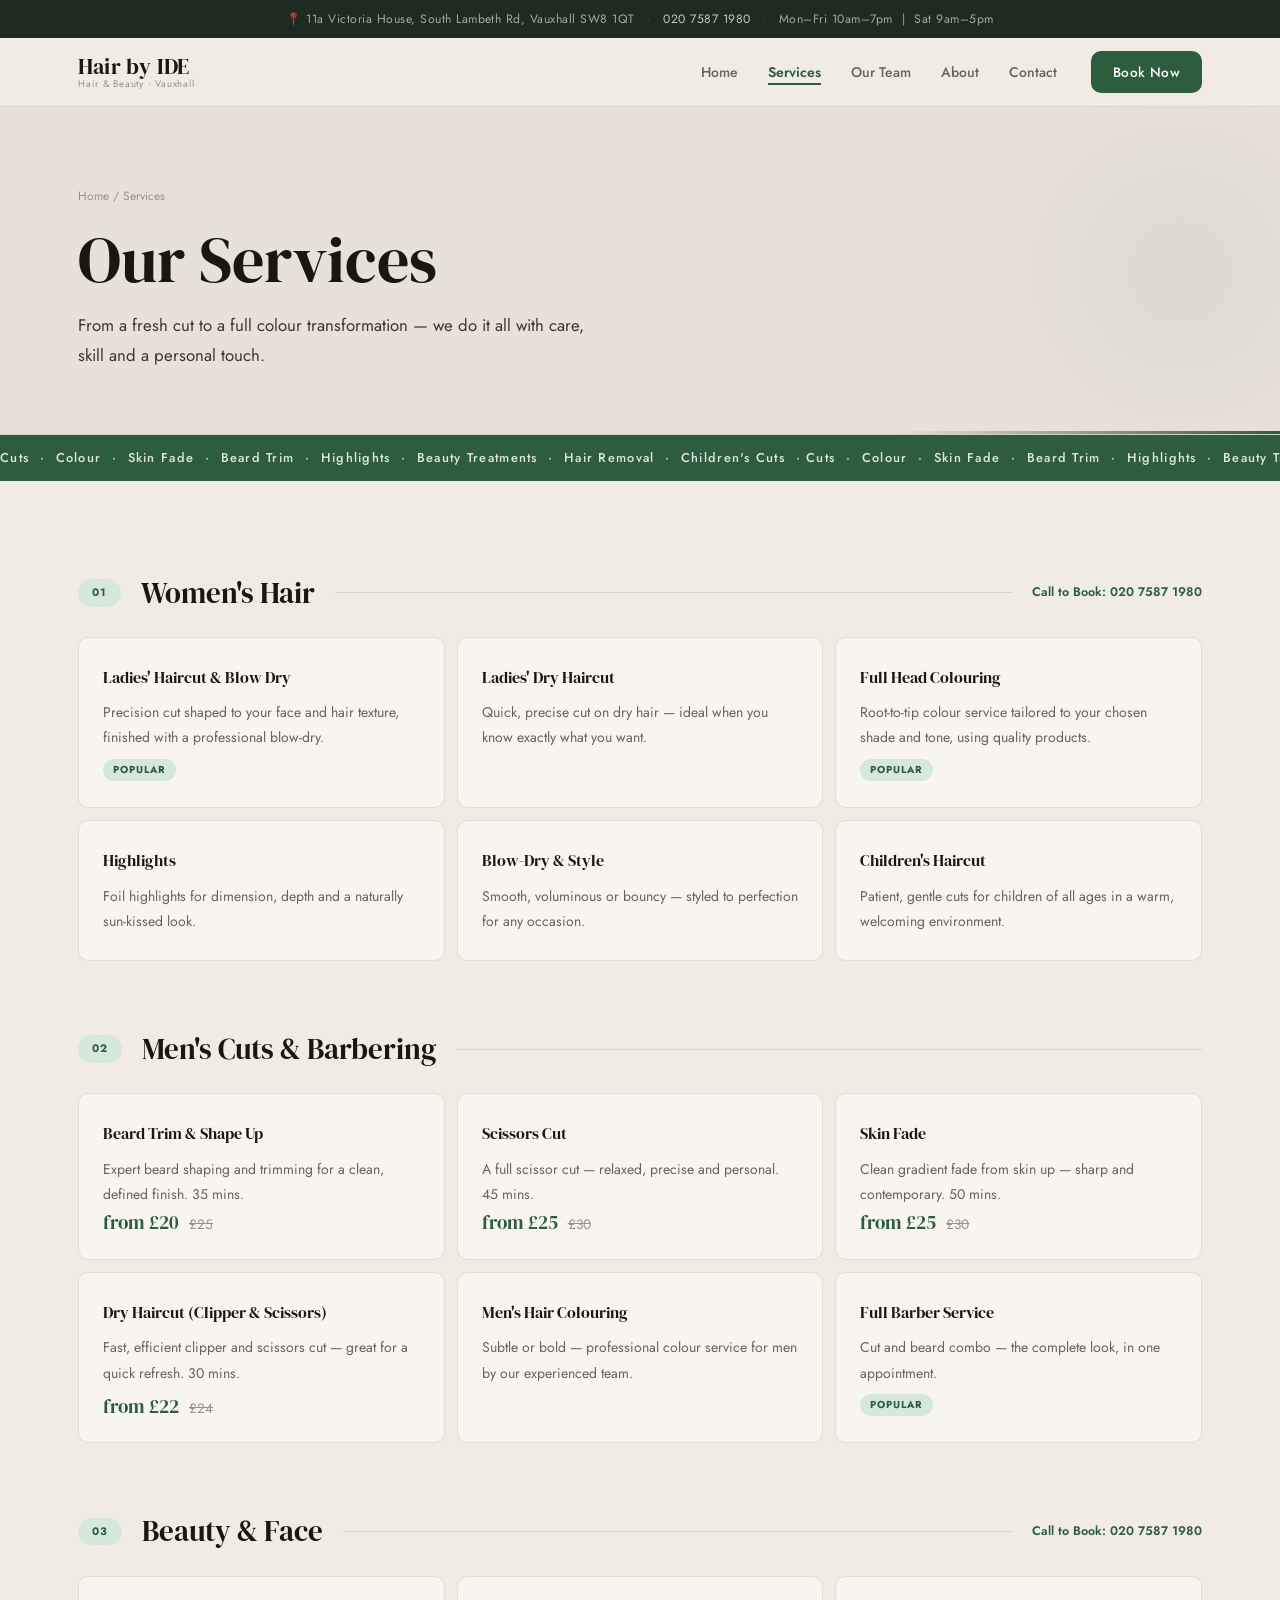
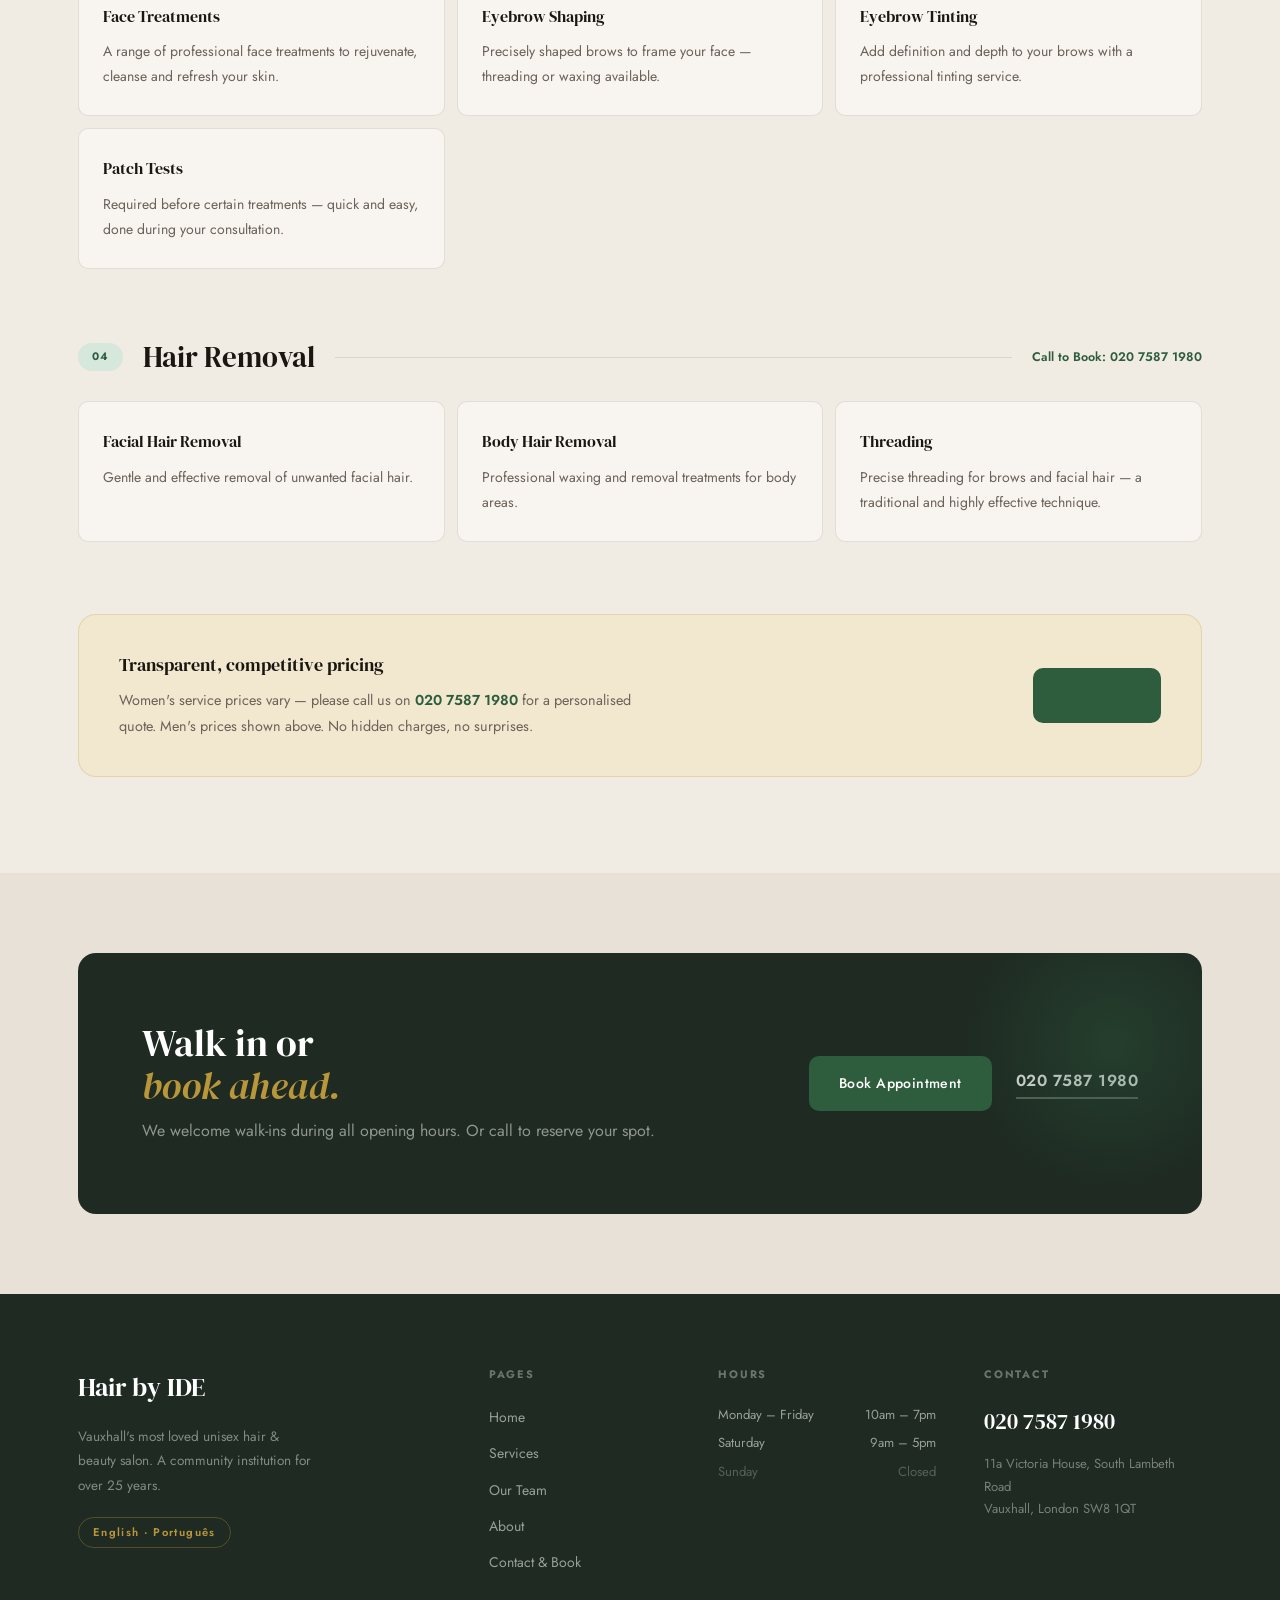
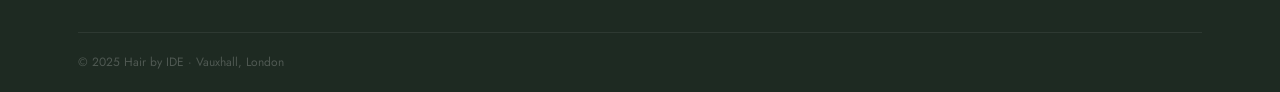
<file: services.html>
<!DOCTYPE html>
<html lang="en">
<head>
  <meta charset="UTF-8"/>
  <meta name="viewport" content="width=device-width, initial-scale=1.0"/>
  <title>Services — Hair by IDE</title>
  <meta name="description" content="Full range of hair, barbering and beauty services at Hair by IDE, Vauxhall. Women's cuts, colour, men's haircuts, skin fades, beard trims and more."/>
  <link rel="stylesheet" href="styles.css"/>
  <link rel="preconnect" href="https://fonts.googleapis.com"/>
  <link rel="preconnect" href="https://fonts.gstatic.com" crossorigin/>
  <link href="https://fonts.googleapis.com/css2?family=DM+Serif+Display:ital@0;1&family=Jost:wght@300;400;500;600&display=swap" rel="stylesheet"/>
</head>
<body>

  <div class="preloader" id="preloader">
    <div class="pl-inner">
      <div class="pl-logo">Hair by IDE</div>
      <div class="pl-bar"><div class="pl-fill"></div></div>
    </div>
  </div>

  <div class="topstrip">
    <div class="ts-inner">
      <span>📍 11a Victoria House, South Lambeth Rd, Vauxhall SW8 1QT</span>
      <span class="ts-sep">·</span>
      <a href="tel:02075871980">020 7587 1980</a>
      <span class="ts-sep">·</span>
      <span>Mon–Fri 10am–7pm &nbsp;|&nbsp; Sat 9am–5pm</span>
    </div>
  </div>

  <nav class="nav" id="nav">
    <div class="nav-wrap">
      <a href="index.html" class="nav-logo">
        <span class="nl-main">Hair by IDE</span>
        <span class="nl-sub">Hair &amp; Beauty · Vauxhall</span>
      </a>
      <ul class="nav-menu" id="navMenu">
        <li><a href="index.html" class="nm-link">Home</a></li>
        <li><a href="services.html" class="nm-link active">Services</a></li>
        <li><a href="team.html" class="nm-link">Our Team</a></li>
        <li><a href="about.html" class="nm-link">About</a></li>
        <li><a href="contact.html" class="nm-link">Contact</a></li>
      </ul>
      <a href="contact.html" class="nav-btn">Book Now</a>
      <button class="nav-burger" id="navBurger" aria-label="Menu"><span></span><span></span><span></span></button>
    </div>
  </nav>

  <section class="page-hero">
    <div class="container">
      <div class="breadcrumb"><a href="index.html">Home</a> / Services</div>
      <h1 class="ph-title reveal-up">Our Services</h1>
      <p class="ph-sub reveal-up d1">From a fresh cut to a full colour transformation — we do it all with care, skill and a personal touch.</p>
    </div>
    <div class="ph-deco">
      <div class="phd-line"></div>
    </div>
  </section>

  <div class="ticker">
    <div class="ticker-track">
      <span>Cuts &nbsp;·&nbsp; Colour &nbsp;·&nbsp; Skin Fade &nbsp;·&nbsp; Beard Trim &nbsp;·&nbsp; Highlights &nbsp;·&nbsp; Beauty Treatments &nbsp;·&nbsp; Hair Removal &nbsp;·&nbsp; Children's Cuts &nbsp;·&nbsp; </span>
      <span>Cuts &nbsp;·&nbsp; Colour &nbsp;·&nbsp; Skin Fade &nbsp;·&nbsp; Beard Trim &nbsp;·&nbsp; Highlights &nbsp;·&nbsp; Beauty Treatments &nbsp;·&nbsp; Hair Removal &nbsp;·&nbsp; Children's Cuts &nbsp;·&nbsp; </span>
      <span>Cuts &nbsp;·&nbsp; Colour &nbsp;·&nbsp; Skin Fade &nbsp;·&nbsp; Beard Trim &nbsp;·&nbsp; Highlights &nbsp;·&nbsp; Beauty Treatments &nbsp;·&nbsp; Hair Removal &nbsp;·&nbsp; Children's Cuts &nbsp;·&nbsp; </span>
    </div>
  </div>

  <section class="section">
    <div class="container">

      <div class="svc-category reveal-up">
        <div class="svcc-header">
          <div class="svcc-tag">01</div>
          <h2>Women's Hair</h2>
          <div class="svcc-line"></div>
          <a href="tel:02075871980" class="svcc-call">Call to Book: 020 7587 1980</a>
        </div>
        <div class="svcc-grid">
          <div class="svcc-card">
            <h3>Ladies' Haircut &amp; Blow Dry</h3>
            <p>Precision cut shaped to your face and hair texture, finished with a professional blow-dry.</p>
            <div class="svcc-tag-row">Popular</div>
          </div>
          <div class="svcc-card">
            <h3>Ladies' Dry Haircut</h3>
            <p>Quick, precise cut on dry hair — ideal when you know exactly what you want.</p>
          </div>
          <div class="svcc-card">
            <h3>Full Head Colouring</h3>
            <p>Root-to-tip colour service tailored to your chosen shade and tone, using quality products.</p>
            <div class="svcc-tag-row">Popular</div>
          </div>
          <div class="svcc-card">
            <h3>Highlights</h3>
            <p>Foil highlights for dimension, depth and a naturally sun-kissed look.</p>
          </div>
          <div class="svcc-card">
            <h3>Blow-Dry &amp; Style</h3>
            <p>Smooth, voluminous or bouncy — styled to perfection for any occasion.</p>
          </div>
          <div class="svcc-card">
            <h3>Children's Haircut</h3>
            <p>Patient, gentle cuts for children of all ages in a warm, welcoming environment.</p>
          </div>
        </div>
      </div>

      <div class="svc-category reveal-up">
        <div class="svcc-header">
          <div class="svcc-tag">02</div>
          <h2>Men's Cuts &amp; Barbering</h2>
          <div class="svcc-line"></div>
        </div>
        <div class="svcc-grid">
          <div class="svcc-card priced">
            <h3>Beard Trim &amp; Shape Up</h3>
            <p>Expert beard shaping and trimming for a clean, defined finish. 35 mins.</p>
            <div class="svcc-price">from £20 <span class="svcc-was">£25</span></div>
          </div>
          <div class="svcc-card priced">
            <h3>Scissors Cut</h3>
            <p>A full scissor cut — relaxed, precise and personal. 45 mins.</p>
            <div class="svcc-price">from £25 <span class="svcc-was">£30</span></div>
          </div>
          <div class="svcc-card priced">
            <h3>Skin Fade</h3>
            <p>Clean gradient fade from skin up — sharp and contemporary. 50 mins.</p>
            <div class="svcc-price">from £25 <span class="svcc-was">£30</span></div>
          </div>
          <div class="svcc-card priced">
            <h3>Dry Haircut (Clipper &amp; Scissors)</h3>
            <p>Fast, efficient clipper and scissors cut — great for a quick refresh. 30 mins.</p>
            <div class="svcc-price">from £22 <span class="svcc-was">£24</span></div>
          </div>
          <div class="svcc-card">
            <h3>Men's Hair Colouring</h3>
            <p>Subtle or bold — professional colour service for men by our experienced team.</p>
          </div>
          <div class="svcc-card">
            <h3>Full Barber Service</h3>
            <p>Cut and beard combo — the complete look, in one appointment.</p>
            <div class="svcc-tag-row">Popular</div>
          </div>
        </div>
      </div>

      <div class="svc-category reveal-up">
        <div class="svcc-header">
          <div class="svcc-tag">03</div>
          <h2>Beauty &amp; Face</h2>
          <div class="svcc-line"></div>
          <a href="tel:02075871980" class="svcc-call">Call to Book: 020 7587 1980</a>
        </div>
        <div class="svcc-grid">
          <div class="svcc-card">
            <h3>Face Treatments</h3>
            <p>A range of professional face treatments to rejuvenate, cleanse and refresh your skin.</p>
          </div>
          <div class="svcc-card">
            <h3>Eyebrow Shaping</h3>
            <p>Precisely shaped brows to frame your face — threading or waxing available.</p>
          </div>
          <div class="svcc-card">
            <h3>Eyebrow Tinting</h3>
            <p>Add definition and depth to your brows with a professional tinting service.</p>
          </div>
          <div class="svcc-card">
            <h3>Patch Tests</h3>
            <p>Required before certain treatments — quick and easy, done during your consultation.</p>
          </div>
        </div>
      </div>

      <div class="svc-category reveal-up">
        <div class="svcc-header">
          <div class="svcc-tag">04</div>
          <h2>Hair Removal</h2>
          <div class="svcc-line"></div>
          <a href="tel:02075871980" class="svcc-call">Call to Book: 020 7587 1980</a>
        </div>
        <div class="svcc-grid">
          <div class="svcc-card">
            <h3>Facial Hair Removal</h3>
            <p>Gentle and effective removal of unwanted facial hair.</p>
          </div>
          <div class="svcc-card">
            <h3>Body Hair Removal</h3>
            <p>Professional waxing and removal treatments for body areas.</p>
          </div>
          <div class="svcc-card">
            <h3>Threading</h3>
            <p>Precise threading for brows and facial hair — a traditional and highly effective technique.</p>
          </div>
        </div>
      </div>

      <div class="pricing-note reveal-up">
        <div class="pn-text">
          <h3>Transparent, competitive pricing</h3>
          <p>Women's service prices vary — please call us on <a href="tel:02075871980">020 7587 1980</a> for a personalised quote. Men's prices shown above. No hidden charges, no surprises.</p>
        </div>
        <a href="contact.html" class="btn-fill">Book Now</a>
      </div>

    </div>
  </section>

  <section class="cta-block">
    <div class="container">
      <div class="cta-inner reveal-up">
        <div class="cta-text">
          <h2>Walk in or<br/><em>book ahead.</em></h2>
          <p>We welcome walk-ins during all opening hours. Or call to reserve your spot.</p>
        </div>
        <div class="cta-actions">
          <a href="contact.html" class="btn-fill">Book Appointment</a>
          <a href="tel:02075871980" class="btn-phone">020 7587 1980</a>
        </div>
      </div>
    </div>
  </section>

  <footer class="footer">
    <div class="container">
      <div class="footer-grid">
        <div class="fg-brand">
          <div class="fg-logo">Hair by IDE</div>
          <p>Vauxhall's most loved unisex hair &amp; beauty salon. A community institution for over 25 years.</p>
          <div class="fg-langs">English · Português</div>
        </div>
        <div class="fg-col">
          <h4>Pages</h4>
          <ul>
            <li><a href="index.html">Home</a></li>
            <li><a href="services.html">Services</a></li>
            <li><a href="team.html">Our Team</a></li>
            <li><a href="about.html">About</a></li>
            <li><a href="contact.html">Contact &amp; Book</a></li>
          </ul>
        </div>
        <div class="fg-col">
          <h4>Hours</h4>
          <div class="fg-hours">
            <div class="fgh-row"><span>Monday – Friday</span><span>10am – 7pm</span></div>
            <div class="fgh-row"><span>Saturday</span><span>9am – 5pm</span></div>
            <div class="fgh-row closed"><span>Sunday</span><span>Closed</span></div>
          </div>
        </div>
        <div class="fg-col">
          <h4>Contact</h4>
          <a href="tel:02075871980" class="fg-phone">020 7587 1980</a>
          <p>11a Victoria House, South Lambeth Road<br/>Vauxhall, London SW8 1QT</p>
        </div>
      </div>
      <div class="footer-bottom">
        <span>© 2025 Hair by IDE · Vauxhall, London</span>
      </div>
    </div>
  </footer>

  <script src="script.js"></script>
</body>
</html>
</file>
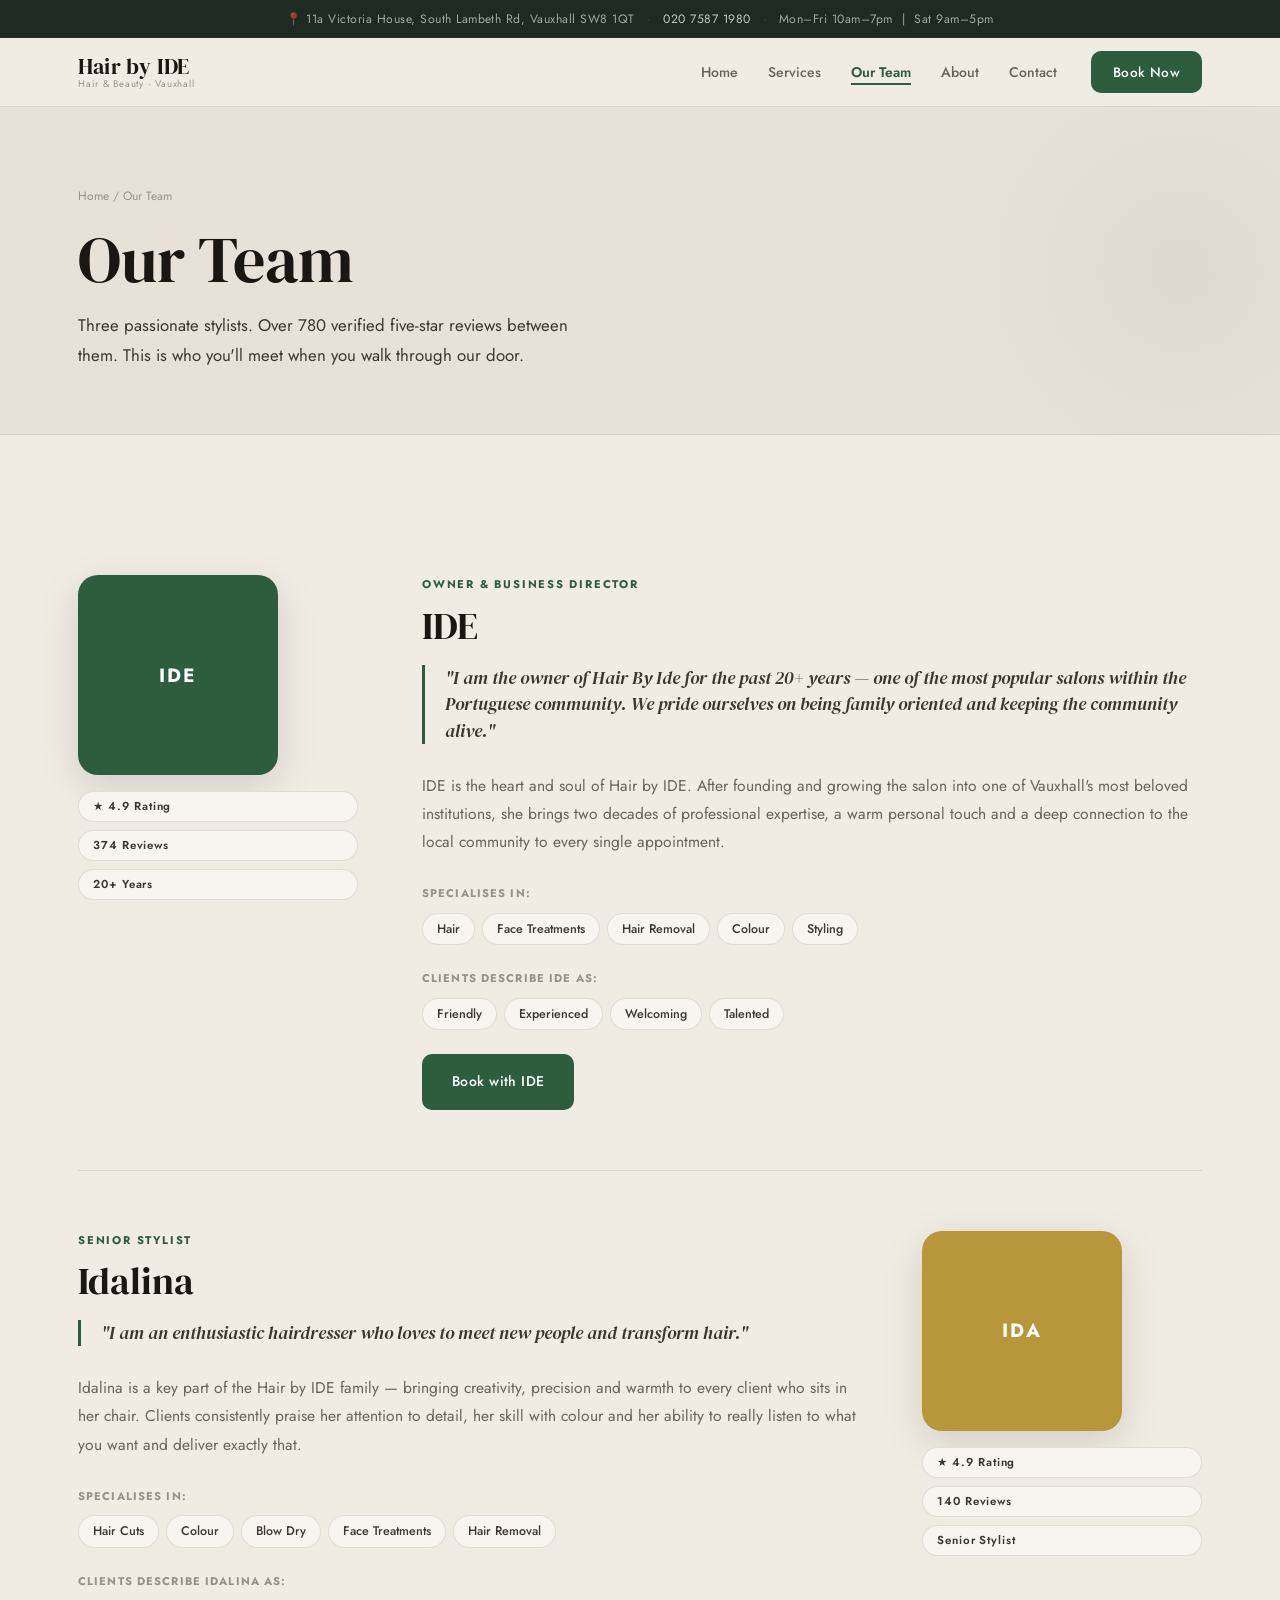
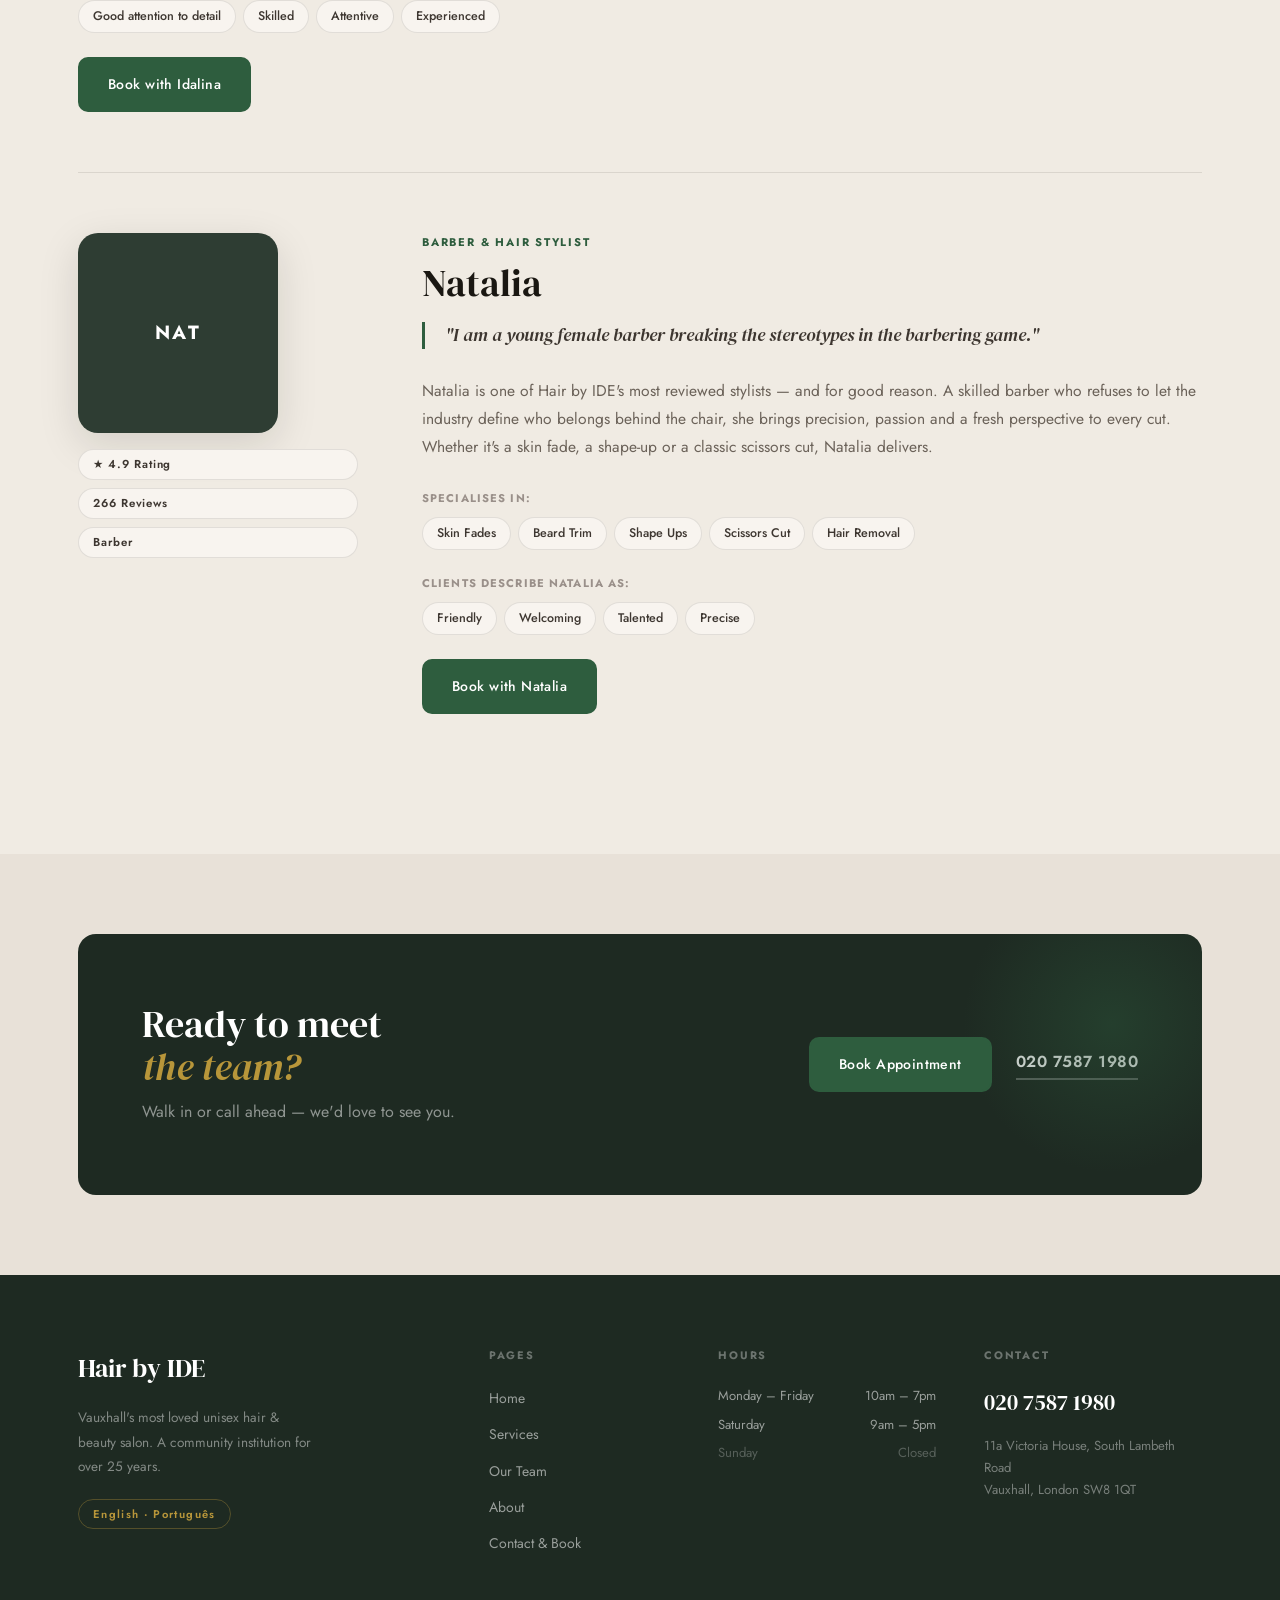
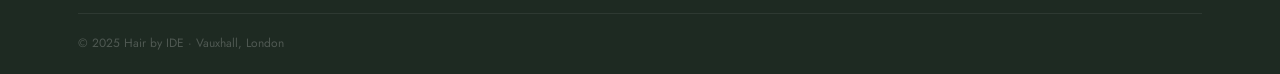
<file: team.html>
<!DOCTYPE html>
<html lang="en">
<head>
  <meta charset="UTF-8"/>
  <meta name="viewport" content="width=device-width, initial-scale=1.0"/>
  <title>Our Team — Hair by IDE</title>
  <meta name="description" content="Meet the team at Hair by IDE Vauxhall — IDE, Idalina and Natalia. Expert stylists with over 780 combined verified reviews."/>
  <link rel="stylesheet" href="styles.css"/>
  <link rel="preconnect" href="https://fonts.googleapis.com"/>
  <link rel="preconnect" href="https://fonts.gstatic.com" crossorigin/>
  <link href="https://fonts.googleapis.com/css2?family=DM+Serif+Display:ital@0;1&family=Jost:wght@300;400;500;600&display=swap" rel="stylesheet"/>
</head>
<body>

  <div class="preloader" id="preloader">
    <div class="pl-inner">
      <div class="pl-logo">Hair by IDE</div>
      <div class="pl-bar"><div class="pl-fill"></div></div>
    </div>
  </div>

  <div class="topstrip">
    <div class="ts-inner">
      <span>📍 11a Victoria House, South Lambeth Rd, Vauxhall SW8 1QT</span>
      <span class="ts-sep">·</span>
      <a href="tel:02075871980">020 7587 1980</a>
      <span class="ts-sep">·</span>
      <span>Mon–Fri 10am–7pm &nbsp;|&nbsp; Sat 9am–5pm</span>
    </div>
  </div>

  <nav class="nav" id="nav">
    <div class="nav-wrap">
      <a href="index.html" class="nav-logo">
        <span class="nl-main">Hair by IDE</span>
        <span class="nl-sub">Hair &amp; Beauty · Vauxhall</span>
      </a>
      <ul class="nav-menu" id="navMenu">
        <li><a href="index.html" class="nm-link">Home</a></li>
        <li><a href="services.html" class="nm-link">Services</a></li>
        <li><a href="team.html" class="nm-link active">Our Team</a></li>
        <li><a href="about.html" class="nm-link">About</a></li>
        <li><a href="contact.html" class="nm-link">Contact</a></li>
      </ul>
      <a href="contact.html" class="nav-btn">Book Now</a>
      <button class="nav-burger" id="navBurger" aria-label="Menu"><span></span><span></span><span></span></button>
    </div>
  </nav>

  <section class="page-hero">
    <div class="container">
      <div class="breadcrumb"><a href="index.html">Home</a> / Our Team</div>
      <h1 class="ph-title reveal-up">Our Team</h1>
      <p class="ph-sub reveal-up d1">Three passionate stylists. Over 780 verified five-star reviews between them. This is who you'll meet when you walk through our door.</p>
    </div>
  </section>

  <section class="section team-full">
    <div class="container">

      <div class="tf-member reveal-up">
        <div class="tfm-visual">
          <div class="tfm-avatar-large">IDE</div>
          <div class="tfm-stat-pills">
            <span>★ 4.9 Rating</span>
            <span>374 Reviews</span>
            <span>20+ Years</span>
          </div>
        </div>
        <div class="tfm-info">
          <div class="tfm-role">Owner &amp; Business Director</div>
          <h2>IDE</h2>
          <p class="tfm-quote">"I am the owner of Hair By Ide for the past 20+ years — one of the most popular salons within the Portuguese community. We pride ourselves on being family oriented and keeping the community alive."</p>
          <p>IDE is the heart and soul of Hair by IDE. After founding and growing the salon into one of Vauxhall's most beloved institutions, she brings two decades of professional expertise, a warm personal touch and a deep connection to the local community to every single appointment.</p>
          <div class="tfm-services">
            <div class="tfm-srv-label">Specialises in:</div>
            <div class="tfm-srv-tags">
              <span>Hair</span>
              <span>Face Treatments</span>
              <span>Hair Removal</span>
              <span>Colour</span>
              <span>Styling</span>
            </div>
          </div>
          <div class="tfm-client-words">
            <div class="tcw-label">Clients describe IDE as:</div>
            <div class="tcw-tags">
              <span>Friendly</span>
              <span>Experienced</span>
              <span>Welcoming</span>
              <span>Talented</span>
            </div>
          </div>
          <a href="contact.html" class="btn-fill">Book with IDE</a>
        </div>
      </div>

      <div class="tf-divider"></div>

      <div class="tf-member tf-reverse reveal-up">
        <div class="tfm-visual">
          <div class="tfm-avatar-large ada-color">IDA</div>
          <div class="tfm-stat-pills">
            <span>★ 4.9 Rating</span>
            <span>140 Reviews</span>
            <span>Senior Stylist</span>
          </div>
        </div>
        <div class="tfm-info">
          <div class="tfm-role">Senior Stylist</div>
          <h2>Idalina</h2>
          <p class="tfm-quote">"I am an enthusiastic hairdresser who loves to meet new people and transform hair."</p>
          <p>Idalina is a key part of the Hair by IDE family — bringing creativity, precision and warmth to every client who sits in her chair. Clients consistently praise her attention to detail, her skill with colour and her ability to really listen to what you want and deliver exactly that.</p>
          <div class="tfm-services">
            <div class="tfm-srv-label">Specialises in:</div>
            <div class="tfm-srv-tags">
              <span>Hair Cuts</span>
              <span>Colour</span>
              <span>Blow Dry</span>
              <span>Face Treatments</span>
              <span>Hair Removal</span>
            </div>
          </div>
          <div class="tfm-client-words">
            <div class="tcw-label">Clients describe Idalina as:</div>
            <div class="tcw-tags">
              <span>Good attention to detail</span>
              <span>Skilled</span>
              <span>Attentive</span>
              <span>Experienced</span>
            </div>
          </div>
          <a href="contact.html" class="btn-fill">Book with Idalina</a>
        </div>
      </div>

      <div class="tf-divider"></div>

      <div class="tf-member reveal-up">
        <div class="tfm-visual">
          <div class="tfm-avatar-large nat-color">NAT</div>
          <div class="tfm-stat-pills">
            <span>★ 4.9 Rating</span>
            <span>266 Reviews</span>
            <span>Barber</span>
          </div>
        </div>
        <div class="tfm-info">
          <div class="tfm-role">Barber &amp; Hair Stylist</div>
          <h2>Natalia</h2>
          <p class="tfm-quote">"I am a young female barber breaking the stereotypes in the barbering game."</p>
          <p>Natalia is one of Hair by IDE's most reviewed stylists — and for good reason. A skilled barber who refuses to let the industry define who belongs behind the chair, she brings precision, passion and a fresh perspective to every cut. Whether it's a skin fade, a shape-up or a classic scissors cut, Natalia delivers.</p>
          <div class="tfm-services">
            <div class="tfm-srv-label">Specialises in:</div>
            <div class="tfm-srv-tags">
              <span>Skin Fades</span>
              <span>Beard Trim</span>
              <span>Shape Ups</span>
              <span>Scissors Cut</span>
              <span>Hair Removal</span>
            </div>
          </div>
          <div class="tfm-client-words">
            <div class="tcw-label">Clients describe Natalia as:</div>
            <div class="tcw-tags">
              <span>Friendly</span>
              <span>Welcoming</span>
              <span>Talented</span>
              <span>Precise</span>
            </div>
          </div>
          <a href="contact.html" class="btn-fill">Book with Natalia</a>
        </div>
      </div>

    </div>
  </section>

  <section class="cta-block">
    <div class="container">
      <div class="cta-inner reveal-up">
        <div class="cta-text">
          <h2>Ready to meet<br/><em>the team?</em></h2>
          <p>Walk in or call ahead — we'd love to see you.</p>
        </div>
        <div class="cta-actions">
          <a href="contact.html" class="btn-fill">Book Appointment</a>
          <a href="tel:02075871980" class="btn-phone">020 7587 1980</a>
        </div>
      </div>
    </div>
  </section>

  <footer class="footer">
    <div class="container">
      <div class="footer-grid">
        <div class="fg-brand">
          <div class="fg-logo">Hair by IDE</div>
          <p>Vauxhall's most loved unisex hair &amp; beauty salon. A community institution for over 25 years.</p>
          <div class="fg-langs">English · Português</div>
        </div>
        <div class="fg-col">
          <h4>Pages</h4>
          <ul>
            <li><a href="index.html">Home</a></li>
            <li><a href="services.html">Services</a></li>
            <li><a href="team.html">Our Team</a></li>
            <li><a href="about.html">About</a></li>
            <li><a href="contact.html">Contact &amp; Book</a></li>
          </ul>
        </div>
        <div class="fg-col">
          <h4>Hours</h4>
          <div class="fg-hours">
            <div class="fgh-row"><span>Monday – Friday</span><span>10am – 7pm</span></div>
            <div class="fgh-row"><span>Saturday</span><span>9am – 5pm</span></div>
            <div class="fgh-row closed"><span>Sunday</span><span>Closed</span></div>
          </div>
        </div>
        <div class="fg-col">
          <h4>Contact</h4>
          <a href="tel:02075871980" class="fg-phone">020 7587 1980</a>
          <p>11a Victoria House, South Lambeth Road<br/>Vauxhall, London SW8 1QT</p>
        </div>
      </div>
      <div class="footer-bottom">
        <span>© 2025 Hair by IDE · Vauxhall, London</span>
      </div>
    </div>
  </footer>

  <script src="script.js"></script>
</body>
</html>
</file>
<file: styles.css>
*, *::before, *::after { box-sizing: border-box; margin: 0; padding: 0; }

:root {
  --bg:         #F0EBE3;
  --bg-soft:    #E8E1D8;
  --bg-card:    #F8F4EF;
  --bg-dark:    #1E2A22;
  --bg-mid:     #2E3D33;

  --text:       #1A1712;
  --text-mid:   #3D3630;
  --text-soft:  #6B6259;
  --text-faint: #9A908A;

  --green:      #2E5D3E;
  --green-mid:  #3D7A52;
  --green-pale: #D6E8DC;
  --gold:       #B8963A;
  --gold-pale:  #F2E8D0;

  --border:     rgba(26,23,18,0.1);
  --border-mid: rgba(26,23,18,0.18);

  --font-h: 'DM Serif Display', Georgia, serif;
  --font-b: 'Jost', system-ui, sans-serif;

  --r:     10px;
  --r-lg:  18px;
  --shadow: 0 4px 20px rgba(26,23,18,0.08);
  --shadow-md: 0 12px 40px rgba(26,23,18,0.13);
}

html { scroll-behavior: smooth; font-size: 16px; }

body {
  background: var(--bg);
  color: var(--text);
  font-family: var(--font-b);
  font-weight: 400;
  line-height: 1.65;
  overflow-x: hidden;
}

a { text-decoration: none; color: inherit; }
ul { list-style: none; }

h1 { font-family: var(--font-h); font-weight: 400; line-height: 1.08; color: var(--text); }
h2 { font-family: var(--font-h); font-weight: 400; line-height: 1.12; color: var(--text); }
h3 { font-family: var(--font-h); font-weight: 400; font-size: 1.2rem; color: var(--text); }
p  { color: var(--text-soft); font-size: 0.975rem; line-height: 1.8; }
em { font-style: italic; color: var(--green); font-family: var(--font-h); }
strong { color: var(--text-mid); font-weight: 600; }

.container { max-width: 1180px; margin: 0 auto; padding: 0 28px; }
.section    { padding: 96px 0; }
.alt-section { background: var(--bg-soft); }

.sec-label {
  font-size: 0.7rem;
  font-weight: 600;
  letter-spacing: 0.2em;
  text-transform: uppercase;
  color: var(--green);
  margin-bottom: 14px;
  display: block;
}
.sec-label.light { color: #8FBF9F; }

.sec-head {
  display: flex;
  align-items: flex-end;
  justify-content: space-between;
  gap: 24px;
  flex-wrap: wrap;
  margin-bottom: 52px;
}
.sec-head.centered { display: block; text-align: center; max-width: 580px; margin: 0 auto 52px; }

.sec-title { font-size: clamp(1.9rem, 3.5vw, 2.8rem); }

.sec-more {
  font-size: 0.85rem;
  font-weight: 500;
  color: var(--green);
  border-bottom: 1px solid var(--green-pale);
  padding-bottom: 2px;
  white-space: nowrap;
  transition: border-color 0.25s, color 0.25s;
}
.sec-more:hover { color: var(--green-mid); border-color: var(--green-mid); }

.btn-fill {
  display: inline-flex;
  align-items: center;
  gap: 8px;
  background: var(--green);
  color: #fff;
  padding: 14px 28px;
  border-radius: var(--r);
  font-family: var(--font-b);
  font-size: 0.875rem;
  font-weight: 500;
  letter-spacing: 0.03em;
  border: 2px solid var(--green);
  transition: all 0.25s cubic-bezier(0.25,0.46,0.45,0.94);
  cursor: pointer;
}
.btn-fill:hover {
  background: var(--bg-mid);
  border-color: var(--bg-mid);
  transform: translateY(-2px);
  box-shadow: 0 8px 24px rgba(46,93,62,0.25);
}

.btn-line {
  display: inline-flex;
  align-items: center;
  gap: 8px;
  background: transparent;
  color: var(--text);
  padding: 14px 28px;
  border-radius: var(--r);
  font-size: 0.875rem;
  font-weight: 500;
  border: 2px solid var(--border-mid);
  transition: all 0.25s;
}
.btn-line:hover { border-color: var(--text); background: rgba(26,23,18,0.04); }

.btn-fill-light {
  display: inline-flex;
  align-items: center;
  background: #fff;
  color: var(--green);
  padding: 13px 26px;
  border-radius: var(--r);
  font-size: 0.875rem;
  font-weight: 600;
  transition: all 0.25s;
}
.btn-fill-light:hover { background: var(--gold-pale); transform: translateY(-2px); }

.btn-phone {
  display: inline-flex;
  align-items: center;
  font-size: 1rem;
  font-weight: 600;
  color: rgba(255,255,255,0.85);
  letter-spacing: 0.03em;
  border-bottom: 2px solid rgba(255,255,255,0.25);
  padding-bottom: 2px;
  transition: all 0.2s;
}
.btn-phone:hover { color: #fff; border-color: rgba(255,255,255,0.7); }

.preloader {
  position: fixed;
  inset: 0;
  background: var(--bg-dark);
  z-index: 9999;
  display: flex;
  align-items: center;
  justify-content: center;
  transition: opacity 0.5s ease, visibility 0.5s ease;
}
.preloader.done { opacity: 0; visibility: hidden; }

.pl-inner { text-align: center; }

.pl-logo {
  font-family: var(--font-h);
  font-size: 2.4rem;
  color: #fff;
  margin-bottom: 24px;
  letter-spacing: 0.04em;
}

.pl-bar {
  width: 200px;
  height: 2px;
  background: rgba(255,255,255,0.15);
  border-radius: 2px;
  overflow: hidden;
}

.pl-fill {
  height: 100%;
  background: var(--gold);
  width: 0;
  animation: pl-load 1.2s cubic-bezier(0.4,0,0.2,1) forwards;
}
@keyframes pl-load { to { width: 100%; } }

.topstrip {
  background: var(--bg-dark);
  color: rgba(255,255,255,0.6);
  padding: 9px 24px;
  font-size: 0.76rem;
  letter-spacing: 0.04em;
}
.ts-inner {
  max-width: 1180px;
  margin: 0 auto;
  display: flex;
  align-items: center;
  gap: 12px;
  justify-content: center;
  flex-wrap: wrap;
}
.ts-sep { opacity: 0.3; }
.topstrip a { color: rgba(255,255,255,0.75); transition: color 0.2s; }
.topstrip a:hover { color: #fff; }

.nav {
  position: sticky;
  top: 0;
  z-index: 800;
  background: rgba(240,235,227,0.96);
  backdrop-filter: blur(16px);
  -webkit-backdrop-filter: blur(16px);
  border-bottom: 1px solid var(--border);
  transition: box-shadow 0.3s;
}
.nav.scrolled { box-shadow: 0 4px 24px rgba(26,23,18,0.1); }

.nav-wrap {
  max-width: 1180px;
  margin: 0 auto;
  padding: 0 28px;
  height: 68px;
  display: flex;
  align-items: center;
  gap: 20px;
}

.nav-logo {
  display: flex;
  flex-direction: column;
  line-height: 1.1;
  flex-shrink: 0;
}
.nl-main {
  font-family: var(--font-h);
  font-size: 1.35rem;
  color: var(--text);
  letter-spacing: 0.01em;
}
.nl-sub {
  font-size: 0.6rem;
  font-weight: 400;
  color: var(--text-faint);
  letter-spacing: 0.08em;
}

.nav-menu {
  display: flex;
  align-items: center;
  gap: 2px;
  margin-left: auto;
}

.nm-link {
  font-size: 0.875rem;
  font-weight: 500;
  color: var(--text-soft);
  padding: 7px 14px;
  border-radius: 8px;
  transition: all 0.2s;
  white-space: nowrap;
  position: relative;
}
.nm-link::after {
  content: '';
  position: absolute;
  bottom: 4px; left: 14px; right: 14px;
  height: 1.5px;
  background: var(--green);
  transform: scaleX(0);
  transition: transform 0.25s;
}
.nm-link:hover { color: var(--text); }
.nm-link:hover::after,
.nm-link.active::after { transform: scaleX(1); }
.nm-link.active { color: var(--green); font-weight: 600; }

.nav-btn {
  background: var(--green);
  color: #fff;
  padding: 10px 22px;
  border-radius: var(--r);
  font-size: 0.85rem;
  font-weight: 500;
  letter-spacing: 0.03em;
  transition: all 0.22s;
  flex-shrink: 0;
}
.nav-btn:hover { background: var(--bg-mid); transform: translateY(-1px); }

.nav-burger {
  display: none;
  flex-direction: column;
  gap: 5px;
  background: none;
  border: none;
  cursor: pointer;
  padding: 4px;
  margin-left: auto;
}
.nav-burger span {
  display: block;
  width: 22px;
  height: 2px;
  background: var(--text);
  border-radius: 2px;
  transition: all 0.3s;
}
.nav-burger.open span:nth-child(1) { transform: translateY(7px) rotate(45deg); }
.nav-burger.open span:nth-child(2) { opacity: 0; }
.nav-burger.open span:nth-child(3) { transform: translateY(-7px) rotate(-45deg); }

.hero {
  min-height: calc(100vh - 107px);
  position: relative;
  display: flex;
  flex-direction: column;
  overflow: hidden;
}

.hero-bg {
  position: absolute;
  inset: 0;
  pointer-events: none;
}

.hb-gradient {
  position: absolute;
  inset: 0;
  background: radial-gradient(ellipse 60% 70% at 80% 30%, rgba(46,93,62,0.07) 0%, transparent 70%),
              radial-gradient(ellipse 50% 50% at 20% 80%, rgba(184,150,58,0.06) 0%, transparent 60%);
}

.hb-grid {
  position: absolute;
  inset: 0;
  background-image:
    linear-gradient(rgba(26,23,18,0.04) 1px, transparent 1px),
    linear-gradient(90deg, rgba(26,23,18,0.04) 1px, transparent 1px);
  background-size: 48px 48px;
  mask-image: radial-gradient(ellipse 80% 80% at 50% 50%, black 40%, transparent 100%);
}

.hero-body {
  flex: 1;
  display: grid;
  grid-template-columns: 1.1fr 1fr;
  gap: 0;
  align-items: center;
  max-width: 1180px;
  margin: 0 auto;
  padding: 80px 28px 80px;
  width: 100%;
  position: relative;
  z-index: 2;
}

.hero-left { padding-right: 56px; }

.hero-pill {
  display: inline-flex;
  align-items: center;
  gap: 10px;
  font-size: 0.75rem;
  font-weight: 500;
  letter-spacing: 0.08em;
  color: var(--text-soft);
  background: var(--bg-card);
  border: 1px solid var(--border);
  padding: 8px 18px;
  border-radius: 100px;
  margin-bottom: 28px;
}

.hp-dot {
  width: 7px; height: 7px;
  background: var(--green);
  border-radius: 50%;
  animation: dot-pulse 2.4s ease-in-out infinite;
}
@keyframes dot-pulse {
  0%, 100% { transform: scale(1); opacity: 1; }
  50%       { transform: scale(1.5); opacity: 0.5; }
}

.hero-h1 {
  font-size: clamp(3.2rem, 5.5vw, 5.2rem);
  margin-bottom: 24px;
}

.hero-p {
  font-size: 1.05rem;
  max-width: 440px;
  margin-bottom: 36px;
  line-height: 1.78;
  color: var(--text-soft);
}

.hero-btns { display: flex; gap: 14px; flex-wrap: wrap; margin-bottom: 52px; }

.hero-stats {
  display: flex;
  align-items: center;
  gap: 0;
  padding-top: 32px;
  border-top: 1px solid var(--border);
}
.hs-item { display: flex; flex-direction: column; padding-right: 32px; }
.hs-num {
  font-family: var(--font-h);
  font-size: 2rem;
  color: var(--text);
  line-height: 1;
  margin-bottom: 4px;
}
.hs-num span { font-size: 1.3rem; color: var(--green); }
.hs-lbl { font-size: 0.72rem; font-weight: 500; letter-spacing: 0.06em; color: var(--text-faint); text-transform: uppercase; }
.hs-sep { width: 1px; height: 40px; background: var(--border-mid); margin-right: 32px; }

.hero-right { display: flex; align-items: center; justify-content: center; }

.hero-card-stack { position: relative; width: 360px; height: 380px; }

.hcs-card {
  position: absolute;
  border-radius: var(--r-lg);
  padding: 36px;
}

.hcs-back {
  width: 280px; height: 280px;
  background: var(--green-pale);
  border: 1px solid rgba(46,93,62,0.2);
  top: 0; right: 0;
  transform: rotate(8deg);
  display: flex;
  align-items: center;
  justify-content: center;
}

.hcs-scissors { width: 120px; height: 120px; color: var(--green); opacity: 0.5; }

.hcs-front {
  width: 300px;
  background: var(--bg-card);
  border: 1px solid var(--border-mid);
  box-shadow: var(--shadow-md);
  bottom: 0; left: 0;
  animation: hero-float 4.5s ease-in-out infinite;
}
@keyframes hero-float {
  0%, 100% { transform: translateY(0); }
  50%       { transform: translateY(-12px); }
}

.hcs-badge { text-align: center; margin-bottom: 20px; }
.hcb-stars { font-size: 1.1rem; color: var(--gold); letter-spacing: 3px; margin-bottom: 4px; }
.hcb-score { font-family: var(--font-h); font-size: 3rem; color: var(--text); line-height: 1; margin-bottom: 6px; }
.hcb-label { font-size: 0.72rem; color: var(--text-faint); font-weight: 500; letter-spacing: 0.06em; line-height: 1.5; }

.hcs-divider { height: 1px; background: var(--border); margin-bottom: 20px; }

.hcs-team-row { display: flex; align-items: center; gap: 8px; }
.htr-avatar {
  width: 38px; height: 38px;
  border-radius: 50%;
  background: var(--green);
  color: #fff;
  display: flex;
  align-items: center;
  justify-content: center;
  font-size: 0.6rem;
  font-weight: 700;
  letter-spacing: 0.05em;
  border: 2px solid var(--bg-card);
  margin-right: -8px;
}
.htr-info { font-size: 0.78rem; color: var(--text-soft); margin-left: 20px; line-height: 1.4; }

.hcs-float-tag {
  position: absolute;
  top: -16px;
  left: 50%;
  transform: translateX(-50%);
  background: var(--green);
  color: #fff;
  font-size: 0.7rem;
  font-weight: 600;
  letter-spacing: 0.08em;
  padding: 6px 16px;
  border-radius: 100px;
  white-space: nowrap;
  animation: tag-pulse 3s ease-in-out infinite;
}
@keyframes tag-pulse {
  0%, 100% { box-shadow: 0 0 0 0 rgba(46,93,62,0.3); }
  50%       { box-shadow: 0 0 0 8px rgba(46,93,62,0); }
}

.hero-scroll {
  display: flex;
  flex-direction: column;
  align-items: center;
  gap: 8px;
  padding-bottom: 32px;
  color: var(--text-faint);
  font-size: 0.68rem;
  letter-spacing: 0.15em;
  text-transform: uppercase;
  position: relative;
  z-index: 2;
}
.hs-line {
  width: 1px;
  height: 40px;
  background: linear-gradient(to bottom, var(--border-mid), transparent);
  animation: scroll-grow 2s ease-in-out infinite;
}
@keyframes scroll-grow {
  0%   { transform: scaleY(0); transform-origin: top; opacity: 0; }
  50%  { transform: scaleY(1); transform-origin: top; opacity: 1; }
  51%  { transform-origin: bottom; }
  100% { transform: scaleY(0); transform-origin: bottom; opacity: 0; }
}

.ticker {
  background: var(--green);
  overflow: hidden;
  padding: 12px 0;
}
.ticker-track {
  display: flex;
  white-space: nowrap;
  font-size: 0.8rem;
  font-weight: 500;
  letter-spacing: 0.1em;
  color: rgba(255,255,255,0.85);
  animation: ticker-scroll 30s linear infinite;
}
@keyframes ticker-scroll {
  from { transform: translateX(0); }
  to   { transform: translateX(-33.333%); }
}

.svc-bento {
  display: grid;
  grid-template-columns: 1.4fr 1fr 1fr;
  grid-template-rows: auto auto;
  gap: 12px;
}

.sb-card {
  background: var(--bg-card);
  border: 1px solid var(--border);
  border-radius: var(--r-lg);
  padding: 32px 28px;
  display: flex;
  flex-direction: column;
  gap: 10px;
  position: relative;
  overflow: hidden;
  transition: transform 0.3s cubic-bezier(0.25,0.46,0.45,0.94),
              box-shadow 0.3s,
              border-color 0.3s;
}

.sb-card::before {
  content: '';
  position: absolute;
  top: 0; left: 0; right: 0;
  height: 3px;
  background: var(--green);
  transform: scaleX(0);
  transform-origin: left;
  transition: transform 0.3s;
}

.sb-card:hover { transform: translateY(-5px); box-shadow: var(--shadow-md); border-color: var(--border-mid); }
.sb-card:hover::before { transform: scaleX(1); }

.sb-large { grid-row: 1 / 3; }
.sb-accent { background: var(--green-pale); border-color: rgba(46,93,62,0.2); }
.sb-dark { background: var(--bg-dark); border-color: var(--bg-dark); }
.sb-dark h3, .sb-dark p { color: rgba(255,255,255,0.85); }
.sb-dark .sbc-num { color: rgba(255,255,255,0.2); }
.sb-dark .sbc-arrow { color: rgba(255,255,255,0.5); }
.sb-dark::before { background: var(--gold); }

.sbc-num {
  font-family: var(--font-h);
  font-size: 3rem;
  color: rgba(26,23,18,0.07);
  line-height: 1;
  position: absolute;
  top: 12px; right: 20px;
}

.sb-card h3 { font-size: 1.15rem; font-weight: 400; }
.sb-card p  { font-size: 0.875rem; flex: 1; }

.sbc-arrow {
  font-size: 1.1rem;
  color: var(--green);
  margin-top: 8px;
  transition: transform 0.25s;
}
.sb-card:hover .sbc-arrow { transform: translate(4px, -4px); }

.legacy-strip {
  background: var(--bg-dark);
  padding: 96px 0;
}
.ls-inner {
  max-width: 1180px;
  margin: 0 auto;
  padding: 0 28px;
  display: grid;
  grid-template-columns: 1.2fr 1fr;
  gap: 80px;
  align-items: center;
}
.ls-text h2 { color: #fff; margin-bottom: 20px; }
.ls-text em { color: var(--gold); }
.ls-text p  { color: rgba(255,255,255,0.55); margin-bottom: 36px; max-width: 440px; }

.ls-numbers {
  display: grid;
  grid-template-columns: 1fr 1fr;
  gap: 1px;
  background: rgba(255,255,255,0.08);
  border-radius: var(--r-lg);
  overflow: hidden;
}
.lsn-item {
  background: var(--bg-mid);
  padding: 36px 28px;
  transition: background 0.25s;
}
.lsn-item:hover { background: rgba(46,93,62,0.4); }
.lsn-num {
  font-family: var(--font-h);
  font-size: 2.8rem;
  color: var(--gold);
  line-height: 1;
  margin-bottom: 8px;
}
.lsn-num span { font-size: 2rem; }
.lsn-lbl { font-size: 0.75rem; font-weight: 500; letter-spacing: 0.06em; color: rgba(255,255,255,0.45); }

.star-display {
  font-size: 1.2rem;
  color: var(--gold);
  margin-top: 12px;
}
.star-display span { font-family: var(--font-b); font-size: 0.85rem; color: var(--text-soft); margin-left: 10px; }

.reviews-grid {
  display: grid;
  grid-template-columns: repeat(3, 1fr);
  gap: 16px;
  margin-bottom: 32px;
}

.rv-card {
  background: var(--bg-card);
  border: 1px solid var(--border);
  border-radius: var(--r-lg);
  padding: 32px 28px;
  transition: transform 0.3s, box-shadow 0.3s;
}
.rv-card:hover { transform: translateY(-5px); box-shadow: var(--shadow-md); }

.rv-featured {
  background: var(--green);
  border-color: var(--green);
  position: relative;
}
.rv-featured p, .rv-featured .rv-stars, .rv-featured .rv-author { color: rgba(255,255,255,0.85); }

.rv-quote-mark {
  font-family: var(--font-h);
  font-size: 5rem;
  color: rgba(255,255,255,0.15);
  line-height: 0.7;
  margin-bottom: 16px;
}

.rv-stars { color: var(--gold); font-size: 0.9rem; letter-spacing: 2px; margin-bottom: 14px; }
.rv-featured .rv-stars { color: #F9D67A; margin-top: 16px; }
.rv-card p { font-size: 0.925rem; line-height: 1.72; margin-bottom: 18px; }
.rv-author { font-size: 0.75rem; font-weight: 600; color: var(--text-faint); letter-spacing: 0.06em; }

.rv-footer {
  text-align: center;
  font-size: 0.85rem;
  color: var(--text-soft);
  padding: 20px 0 0;
  border-top: 1px solid var(--border);
}

.tp-grid {
  display: grid;
  grid-template-columns: 1fr 1.6fr;
  gap: 72px;
  align-items: start;
}
.tp-left .sec-title { margin-bottom: 18px; }
.tp-left p { margin-bottom: 32px; max-width: 360px; }

.tp-cards { display: flex; flex-direction: column; gap: 16px; }

.tpc-card {
  background: var(--bg-card);
  border: 1px solid var(--border);
  border-radius: var(--r-lg);
  padding: 24px 24px;
  display: flex;
  gap: 20px;
  align-items: flex-start;
  transition: transform 0.3s, box-shadow 0.3s, border-color 0.3s;
}
.tpc-card:hover { transform: translateX(6px); box-shadow: var(--shadow); border-color: var(--border-mid); }

.tpc-avatar {
  width: 56px; height: 56px;
  background: var(--green);
  color: #fff;
  border-radius: 12px;
  display: flex;
  align-items: center;
  justify-content: center;
  font-size: 0.65rem;
  font-weight: 700;
  letter-spacing: 0.05em;
  flex-shrink: 0;
}

.tpc-info h3 { font-size: 1.05rem; margin-bottom: 2px; }
.tpc-role { font-size: 0.72rem; font-weight: 600; letter-spacing: 0.08em; text-transform: uppercase; color: var(--green); margin-bottom: 6px; }
.tpc-reviews { font-size: 0.78rem; color: var(--gold); margin-bottom: 8px; }
.tpc-info p { font-size: 0.85rem; }

.info-strip { background: var(--bg-soft); padding: 72px 0; }

.is-grid {
  display: grid;
  grid-template-columns: repeat(4, 1fr);
  gap: 1px;
  background: var(--border);
  border: 1px solid var(--border);
  border-radius: var(--r-lg);
  overflow: hidden;
}

.is-item {
  background: var(--bg-card);
  padding: 36px 28px;
  transition: background 0.25s;
}
.is-item:hover { background: var(--bg); }

.is-icon { font-size: 1.8rem; margin-bottom: 14px; }
.is-item h4 { font-family: var(--font-h); font-size: 1rem; margin-bottom: 10px; color: var(--text); }
.is-item p { font-size: 0.85rem; line-height: 1.7; }
.is-item p a { color: var(--green); font-weight: 500; transition: color 0.2s; }
.is-item p a:hover { color: var(--green-mid); }

.cta-block { padding: 80px 0; background: var(--bg-soft); }

.cta-inner {
  background: var(--bg-dark);
  border-radius: var(--r-lg);
  padding: 68px 64px;
  display: flex;
  align-items: center;
  justify-content: space-between;
  gap: 40px;
  flex-wrap: wrap;
  position: relative;
  overflow: hidden;
}

.cta-inner::before {
  content: '';
  position: absolute;
  top: -60px; right: -60px;
  width: 300px; height: 300px;
  background: radial-gradient(circle, rgba(46,93,62,0.4) 0%, transparent 70%);
  pointer-events: none;
}

.cta-text h2 { color: #fff; font-size: clamp(1.8rem, 3vw, 2.6rem); margin-bottom: 10px; }
.cta-text em { color: var(--gold); }
.cta-text p  { color: rgba(255,255,255,0.5); font-size: 1rem; }
.cta-actions { display: flex; align-items: center; gap: 24px; flex-wrap: wrap; flex-shrink: 0; }

.footer { background: var(--bg-dark); padding: 72px 0 0; }

.footer-grid {
  display: grid;
  grid-template-columns: 2fr 1fr 1.2fr 1.2fr;
  gap: 48px;
  padding-bottom: 56px;
  border-bottom: 1px solid rgba(255,255,255,0.07);
}

.fg-logo {
  font-family: var(--font-h);
  font-size: 1.6rem;
  color: #fff;
  margin-bottom: 16px;
}
.fg-brand p { font-size: 0.85rem; color: rgba(255,255,255,0.45); max-width: 240px; margin-bottom: 20px; }
.fg-langs {
  display: inline-block;
  font-size: 0.7rem;
  font-weight: 600;
  letter-spacing: 0.12em;
  color: var(--gold);
  border: 1px solid rgba(184,150,58,0.35);
  padding: 5px 14px;
  border-radius: 100px;
}

.fg-col h4 {
  font-size: 0.68rem;
  font-weight: 700;
  letter-spacing: 0.16em;
  text-transform: uppercase;
  color: rgba(255,255,255,0.35);
  margin-bottom: 20px;
  font-family: var(--font-b);
}
.fg-col ul { display: flex; flex-direction: column; gap: 10px; }
.fg-col ul a { font-size: 0.875rem; color: rgba(255,255,255,0.55); transition: color 0.2s; }
.fg-col ul a:hover { color: #fff; }

.fg-hours { display: flex; flex-direction: column; gap: 7px; }
.fgh-row { display: flex; justify-content: space-between; gap: 12px; font-size: 0.82rem; color: rgba(255,255,255,0.55); }
.fgh-row.closed { color: rgba(255,255,255,0.25); }

.fg-phone {
  display: block;
  font-family: var(--font-h);
  font-size: 1.35rem;
  color: #fff;
  margin-bottom: 14px;
  transition: color 0.2s;
}
.fg-phone:hover { color: var(--gold); }
.fg-col p { font-size: 0.82rem; color: rgba(255,255,255,0.4); line-height: 1.7; }

.fg-awards { display: flex; flex-direction: column; gap: 6px; margin-top: 16px; }
.fg-awards span { font-size: 0.72rem; color: var(--gold); }

.footer-bottom {
  display: flex;
  justify-content: space-between;
  padding: 20px 0;
  font-size: 0.75rem;
  color: rgba(255,255,255,0.22);
  flex-wrap: wrap;
  gap: 8px;
}

.page-hero {
  background: var(--bg-soft);
  border-bottom: 1px solid var(--border);
  padding: 80px 0 64px;
  position: relative;
  overflow: hidden;
}

.page-hero::after {
  content: '';
  position: absolute;
  right: -100px;
  top: 50%;
  transform: translateY(-50%);
  width: 400px;
  height: 400px;
  background: radial-gradient(circle, rgba(46,93,62,0.06) 0%, transparent 70%);
  pointer-events: none;
}

.breadcrumb { font-size: 0.75rem; color: var(--text-faint); margin-bottom: 18px; }
.breadcrumb a { color: var(--text-faint); transition: color 0.2s; }
.breadcrumb a:hover { color: var(--green); }

.ph-title { font-size: clamp(2.4rem, 5vw, 4.2rem); margin-bottom: 16px; }
.ph-sub   { font-size: 1.05rem; max-width: 520px; color: var(--text-mid); }

.ph-deco { position: absolute; bottom: 0; right: 0; width: 30%; height: 3px; background: linear-gradient(to left, var(--green), transparent); }

.svc-category { margin-bottom: 72px; }

.svcc-header {
  display: flex;
  align-items: center;
  gap: 20px;
  margin-bottom: 28px;
  flex-wrap: wrap;
}

.svcc-tag {
  font-size: 0.68rem;
  font-weight: 700;
  letter-spacing: 0.1em;
  color: var(--green);
  background: var(--green-pale);
  padding: 5px 14px;
  border-radius: 100px;
}

.svcc-header h2 { font-size: 1.8rem; }

.svcc-line {
  flex: 1;
  height: 1px;
  background: var(--border);
  min-width: 20px;
}

.svcc-call {
  font-size: 0.78rem;
  font-weight: 600;
  color: var(--green);
  white-space: nowrap;
  transition: color 0.2s;
}
.svcc-call:hover { color: var(--green-mid); }

.svcc-grid {
  display: grid;
  grid-template-columns: repeat(3, 1fr);
  gap: 12px;
}

.svcc-card {
  background: var(--bg-card);
  border: 1px solid var(--border);
  border-radius: var(--r);
  padding: 26px 24px;
  transition: all 0.28s;
  position: relative;
}
.svcc-card:hover { transform: translateY(-4px); box-shadow: var(--shadow-md); border-color: rgba(46,93,62,0.3); }
.svcc-card h3 { font-size: 1rem; margin-bottom: 10px; }
.svcc-card p  { font-size: 0.875rem; }

.svcc-card.priced { padding-bottom: 52px; }
.svcc-price {
  position: absolute;
  bottom: 20px;
  left: 24px;
  font-family: var(--font-h);
  font-size: 1.2rem;
  color: var(--green);
}
.svcc-was {
  font-size: 0.85rem;
  color: var(--text-faint);
  text-decoration: line-through;
  margin-left: 6px;
  font-family: var(--font-b);
}

.svcc-tag-row {
  display: inline-block;
  font-size: 0.63rem;
  font-weight: 700;
  letter-spacing: 0.1em;
  text-transform: uppercase;
  color: var(--green);
  background: var(--green-pale);
  padding: 3px 10px;
  border-radius: 100px;
  margin-top: 8px;
}

.pricing-note {
  background: var(--gold-pale);
  border: 1px solid rgba(184,150,58,0.25);
  border-radius: var(--r-lg);
  padding: 36px 40px;
  display: flex;
  align-items: center;
  justify-content: space-between;
  gap: 28px;
  flex-wrap: wrap;
}
.pricing-note h3 { font-size: 1.1rem; margin-bottom: 8px; }
.pricing-note p  { font-size: 0.9rem; max-width: 520px; }
.pricing-note a  { color: var(--green); font-weight: 600; }

.team-full { padding: 80px 0; }

.tf-member {
  display: grid;
  grid-template-columns: 280px 1fr;
  gap: 64px;
  align-items: start;
  padding: 60px 0;
}
.tf-reverse { direction: rtl; }
.tf-reverse > * { direction: ltr; }

.tf-divider { height: 1px; background: var(--border); }

.tfm-avatar-large {
  width: 200px;
  height: 200px;
  border-radius: 20px;
  background: var(--green);
  color: #fff;
  display: flex;
  align-items: center;
  justify-content: center;
  font-size: 1.2rem;
  font-weight: 700;
  letter-spacing: 0.12em;
  margin-bottom: 16px;
  box-shadow: var(--shadow-md);
  transition: transform 0.35s;
}
.tfm-avatar-large:hover { transform: scale(1.03); }
.ada-color { background: var(--gold); }
.nat-color { background: var(--bg-mid); }

.tfm-stat-pills { display: flex; flex-direction: column; gap: 8px; }
.tfm-stat-pills span {
  font-size: 0.72rem;
  font-weight: 600;
  letter-spacing: 0.08em;
  color: var(--text-mid);
  background: var(--bg-card);
  border: 1px solid var(--border);
  padding: 5px 14px;
  border-radius: 100px;
  display: inline-block;
}

.tfm-role { font-size: 0.7rem; font-weight: 700; letter-spacing: 0.16em; text-transform: uppercase; color: var(--green); margin-bottom: 10px; }
.tfm-info h2 { font-size: 2.4rem; margin-bottom: 18px; }
.tfm-quote {
  font-family: var(--font-h);
  font-style: italic;
  font-size: 1.1rem;
  color: var(--text-mid);
  border-left: 3px solid var(--green);
  padding-left: 20px;
  margin-bottom: 20px;
  line-height: 1.5;
}
.tfm-info p { margin-bottom: 28px; }

.tfm-srv-label, .tcw-label {
  font-size: 0.7rem;
  font-weight: 700;
  letter-spacing: 0.1em;
  text-transform: uppercase;
  color: var(--text-faint);
  margin-bottom: 10px;
}
.tfm-srv-tags, .tcw-tags { display: flex; flex-wrap: wrap; gap: 7px; margin-bottom: 24px; }
.tfm-srv-tags span, .tcw-tags span {
  font-size: 0.78rem;
  font-weight: 500;
  color: var(--text-mid);
  background: var(--bg-card);
  border: 1px solid var(--border);
  padding: 5px 14px;
  border-radius: 100px;
}

.about-story {
  display: grid;
  grid-template-columns: 1.3fr 1fr;
  gap: 80px;
  align-items: start;
  margin-bottom: 0;
}
.as-text .sec-title { margin-bottom: 22px; }
.as-text p { margin-bottom: 16px; }

.as-visual { display: flex; flex-direction: column; gap: 14px; position: sticky; top: 90px; }

.asv-card {
  background: var(--bg-card);
  border: 1px solid var(--border);
  border-radius: var(--r-lg);
  padding: 32px 28px;
  transition: transform 0.3s, box-shadow 0.3s;
}
.asv-card:hover { transform: translateY(-4px); box-shadow: var(--shadow-md); }
.asv-accent { background: var(--green); border-color: var(--green); }
.asv-num { font-family: var(--font-h); font-size: 3rem; color: var(--green); line-height: 1; margin-bottom: 6px; }
.asv-accent .asv-num { color: #fff; }
.asv-num span { font-size: 2rem; }
.asv-label { font-size: 0.78rem; font-weight: 600; color: var(--text-soft); letter-spacing: 0.06em; }
.asv-accent .asv-label { color: rgba(255,255,255,0.65); }
.asv-wide { display: flex; align-items: center; gap: 16px; }
.asv-icon { font-size: 2rem; }
.asv-award-title { font-family: var(--font-h); font-size: 1rem; color: var(--text); }
.asv-award-years { font-size: 0.75rem; color: var(--text-soft); }

.values-grid {
  display: grid;
  grid-template-columns: repeat(3, 1fr);
  gap: 14px;
}
.val-card {
  background: var(--bg-card);
  border: 1px solid var(--border);
  border-radius: var(--r-lg);
  padding: 36px 28px;
  transition: all 0.3s;
}
.val-card:hover { transform: translateY(-5px); box-shadow: var(--shadow-md); border-color: rgba(46,93,62,0.3); }
.val-icon { font-size: 1.8rem; margin-bottom: 16px; display: block; }
.val-card h3 { font-size: 1rem; margin-bottom: 10px; }
.val-card p  { font-size: 0.875rem; }

.amenities-block {
  display: grid;
  grid-template-columns: 1fr 1.3fr;
  gap: 72px;
  align-items: start;
}
.amb-left .sec-title { margin-bottom: 18px; }
.amb-left p { max-width: 380px; }

.amen-grid {
  display: grid;
  grid-template-columns: 1fr 1fr;
  gap: 1px;
  background: var(--border);
  border: 1px solid var(--border);
  border-radius: var(--r-lg);
  overflow: hidden;
}
.amen-item {
  background: var(--bg-card);
  padding: 16px 20px;
  font-size: 0.875rem;
  font-weight: 500;
  color: var(--text-mid);
  transition: background 0.2s;
}
.amen-item:hover { background: var(--green-pale); }

.awards-strip { background: var(--bg-soft); padding: 72px 0; }
.aw-label {
  font-size: 0.7rem;
  font-weight: 700;
  letter-spacing: 0.2em;
  text-transform: uppercase;
  color: var(--green);
  margin-bottom: 28px;
  display: block;
  text-align: center;
}
.aw-cards { display: flex; gap: 16px; justify-content: center; flex-wrap: wrap; }
.aw-card {
  background: var(--bg-card);
  border: 1px solid var(--border);
  border-radius: var(--r-lg);
  padding: 32px 40px;
  text-align: center;
  transition: transform 0.3s, box-shadow 0.3s;
  min-width: 180px;
}
.aw-card:hover { transform: translateY(-5px); box-shadow: var(--shadow-md); }
.aw-card-review { background: var(--green); border-color: var(--green); }
.aw-card-review .aw-year, .aw-card-review .aw-title { color: rgba(255,255,255,0.9); }
.aw-icon { font-size: 1.8rem; margin-bottom: 10px; }
.aw-year { font-family: var(--font-h); font-size: 1.5rem; color: var(--text); margin-bottom: 4px; }
.aw-title { font-size: 0.75rem; font-weight: 600; letter-spacing: 0.06em; color: var(--text-soft); }

.contact-section { padding: 72px 0; }

.contact-grid {
  display: grid;
  grid-template-columns: 1.3fr 1fr;
  gap: 80px;
  align-items: start;
}

.cg-form .sec-title { margin-bottom: 12px; }
.cg-intro { margin-bottom: 36px; font-size: 0.975rem; }

.the-form { display: flex; flex-direction: column; gap: 20px; }

.form-row-2 { display: grid; grid-template-columns: 1fr 1fr; gap: 14px; }

.fgroup { display: flex; flex-direction: column; gap: 7px; }

.fgroup label {
  font-size: 0.72rem;
  font-weight: 600;
  letter-spacing: 0.1em;
  text-transform: uppercase;
  color: var(--text-mid);
}

.fgroup input,
.fgroup select,
.fgroup textarea {
  background: var(--bg-card);
  border: 1.5px solid var(--border-mid);
  border-radius: var(--r);
  padding: 13px 16px;
  font-family: var(--font-b);
  font-size: 0.95rem;
  color: var(--text);
  outline: none;
  transition: border-color 0.22s, box-shadow 0.22s;
  width: 100%;
}
.fgroup input:focus,
.fgroup select:focus,
.fgroup textarea:focus {
  border-color: var(--green);
  box-shadow: 0 0 0 3px rgba(46,93,62,0.1);
  background: #fff;
}
.fgroup input::placeholder,
.fgroup textarea::placeholder { color: var(--text-faint); }
.fgroup textarea { resize: vertical; min-height: 120px; }

.ferr { font-size: 0.75rem; color: #C0392B; min-height: 14px; }

.btn-submit { width: 100%; justify-content: center; }

.form-success {
  text-align: center;
  padding: 52px 28px;
  background: var(--green-pale);
  border: 1px solid rgba(46,93,62,0.2);
  border-radius: var(--r-lg);
}
.fs-check {
  width: 56px; height: 56px;
  background: var(--green);
  color: #fff;
  border-radius: 50%;
  display: flex; align-items: center; justify-content: center;
  font-size: 1.5rem;
  margin: 0 auto 16px;
}
.form-success h3 { font-size: 1.4rem; margin-bottom: 10px; }
.form-success p  { font-size: 0.9rem; }

.cg-info { display: flex; flex-direction: column; gap: 0; position: sticky; top: 90px; }

.ci-call { padding: 0 0 28px; border-bottom: 1px solid var(--border); margin-bottom: 28px; }
.ci-label {
  font-size: 0.68rem;
  font-weight: 700;
  letter-spacing: 0.16em;
  text-transform: uppercase;
  color: var(--green);
  margin-bottom: 10px;
}
.ci-phone {
  display: block;
  font-family: var(--font-h);
  font-size: 2.2rem;
  color: var(--text);
  margin-bottom: 10px;
  transition: color 0.2s;
}
.ci-phone:hover { color: var(--green); }
.ci-call p { font-size: 0.875rem; }

.ci-block { padding: 0 0 24px; border-bottom: 1px solid var(--border); margin-bottom: 24px; }
.ci-block:last-of-type { border-bottom: none; margin-bottom: 0; }
.ci-main { font-size: 0.95rem; color: var(--text-mid); line-height: 1.7; }
.ci-main strong { color: var(--text); }
.ci-main a { color: var(--green); }

.ci-hours { display: flex; flex-direction: column; gap: 0; margin-top: 10px; }
.cih-row {
  display: flex;
  justify-content: space-between;
  padding: 9px 0;
  font-size: 0.875rem;
  color: var(--text-mid);
  border-bottom: 1px solid var(--border);
}
.cih-row:last-child { border-bottom: none; }
.cih-row span:first-child { font-weight: 500; color: var(--text); }
.cih-row.closed { color: var(--text-faint); }
.cih-row.closed span { color: var(--text-faint) !important; font-weight: 400 !important; }

.open-indicator {
  margin-top: 12px;
  font-size: 0.78rem;
  font-weight: 600;
  padding: 8px 14px;
  border-radius: 8px;
  display: inline-block;
}

.ci-map { border-radius: var(--r-lg); overflow: hidden; }

.reveal-up {
  opacity: 0;
  transform: translateY(28px);
  transition: opacity 0.7s cubic-bezier(0.25,0.46,0.45,0.94),
              transform 0.7s cubic-bezier(0.25,0.46,0.45,0.94);
}
.reveal-right {
  opacity: 0;
  transform: translateX(28px);
  transition: opacity 0.7s cubic-bezier(0.25,0.46,0.45,0.94),
              transform 0.7s cubic-bezier(0.25,0.46,0.45,0.94);
}
.reveal-up.visible,
.reveal-right.visible { opacity: 1; transform: translate(0); }

.d1 { transition-delay: 0.1s !important; }
.d2 { transition-delay: 0.2s !important; }
.d3 { transition-delay: 0.3s !important; }
.d4 { transition-delay: 0.4s !important; }

@media (max-width: 1080px) {
  .hero-body { grid-template-columns: 1fr; }
  .hero-left { padding-right: 0; }
  .hero-right { display: none; }
  .svc-bento { grid-template-columns: 1fr 1fr; }
  .sb-large { grid-row: auto; }
  .ls-inner { grid-template-columns: 1fr; gap: 48px; }
  .tp-grid { grid-template-columns: 1fr; gap: 40px; }
  .is-grid { grid-template-columns: 1fr 1fr; }
  .reviews-grid { grid-template-columns: 1fr 1fr; }
  .footer-grid { grid-template-columns: 1fr 1fr; gap: 32px; }
  .about-story { grid-template-columns: 1fr; gap: 40px; }
  .as-visual { position: static; }
  .amenities-block { grid-template-columns: 1fr; gap: 40px; }
  .contact-grid { grid-template-columns: 1fr; gap: 48px; }
  .cg-info { position: static; }
  .tf-member { grid-template-columns: 200px 1fr; gap: 40px; }
}

@media (max-width: 768px) {
  .section { padding: 64px 0; }
  .nav-menu, .nav-btn { display: none; }
  .nav-burger { display: flex; }

  .nav-menu.open {
    display: flex;
    flex-direction: column;
    position: fixed;
    inset: 0;
    background: var(--bg);
    z-index: 700;
    align-items: center;
    justify-content: center;
    gap: 8px;
    padding: 28px;
  }
  .nav-menu.open .nm-link { font-size: 2rem; font-family: var(--font-h); padding: 14px 24px; color: var(--text); }

  .svc-bento { grid-template-columns: 1fr; }
  .svcc-grid { grid-template-columns: 1fr; }
  .values-grid { grid-template-columns: 1fr; }
  .reviews-grid { grid-template-columns: 1fr; }
  .footer-grid { grid-template-columns: 1fr; }
  .form-row-2 { grid-template-columns: 1fr; }
  .is-grid { grid-template-columns: 1fr; }
  .amen-grid { grid-template-columns: 1fr; }
  .cta-inner { padding: 48px 28px; flex-direction: column; align-items: flex-start; }
  .tf-member { grid-template-columns: 1fr; }
  .tf-reverse { direction: ltr; }
  .tfm-avatar-large { width: 120px; height: 120px; font-size: 0.9rem; }
  .pricing-note { flex-direction: column; }
  .hero-stats { flex-wrap: wrap; gap: 16px; }
  .hs-sep { display: none; }
  .hs-item { padding-right: 0; }
}

@media (max-width: 480px) {
  .hero-h1 { font-size: 2.8rem; }
  .ph-title { font-size: 2.4rem; }
  .cta-inner { padding: 36px 24px; }
  .ts-inner { font-size: 0.68rem; }
}
</file>
